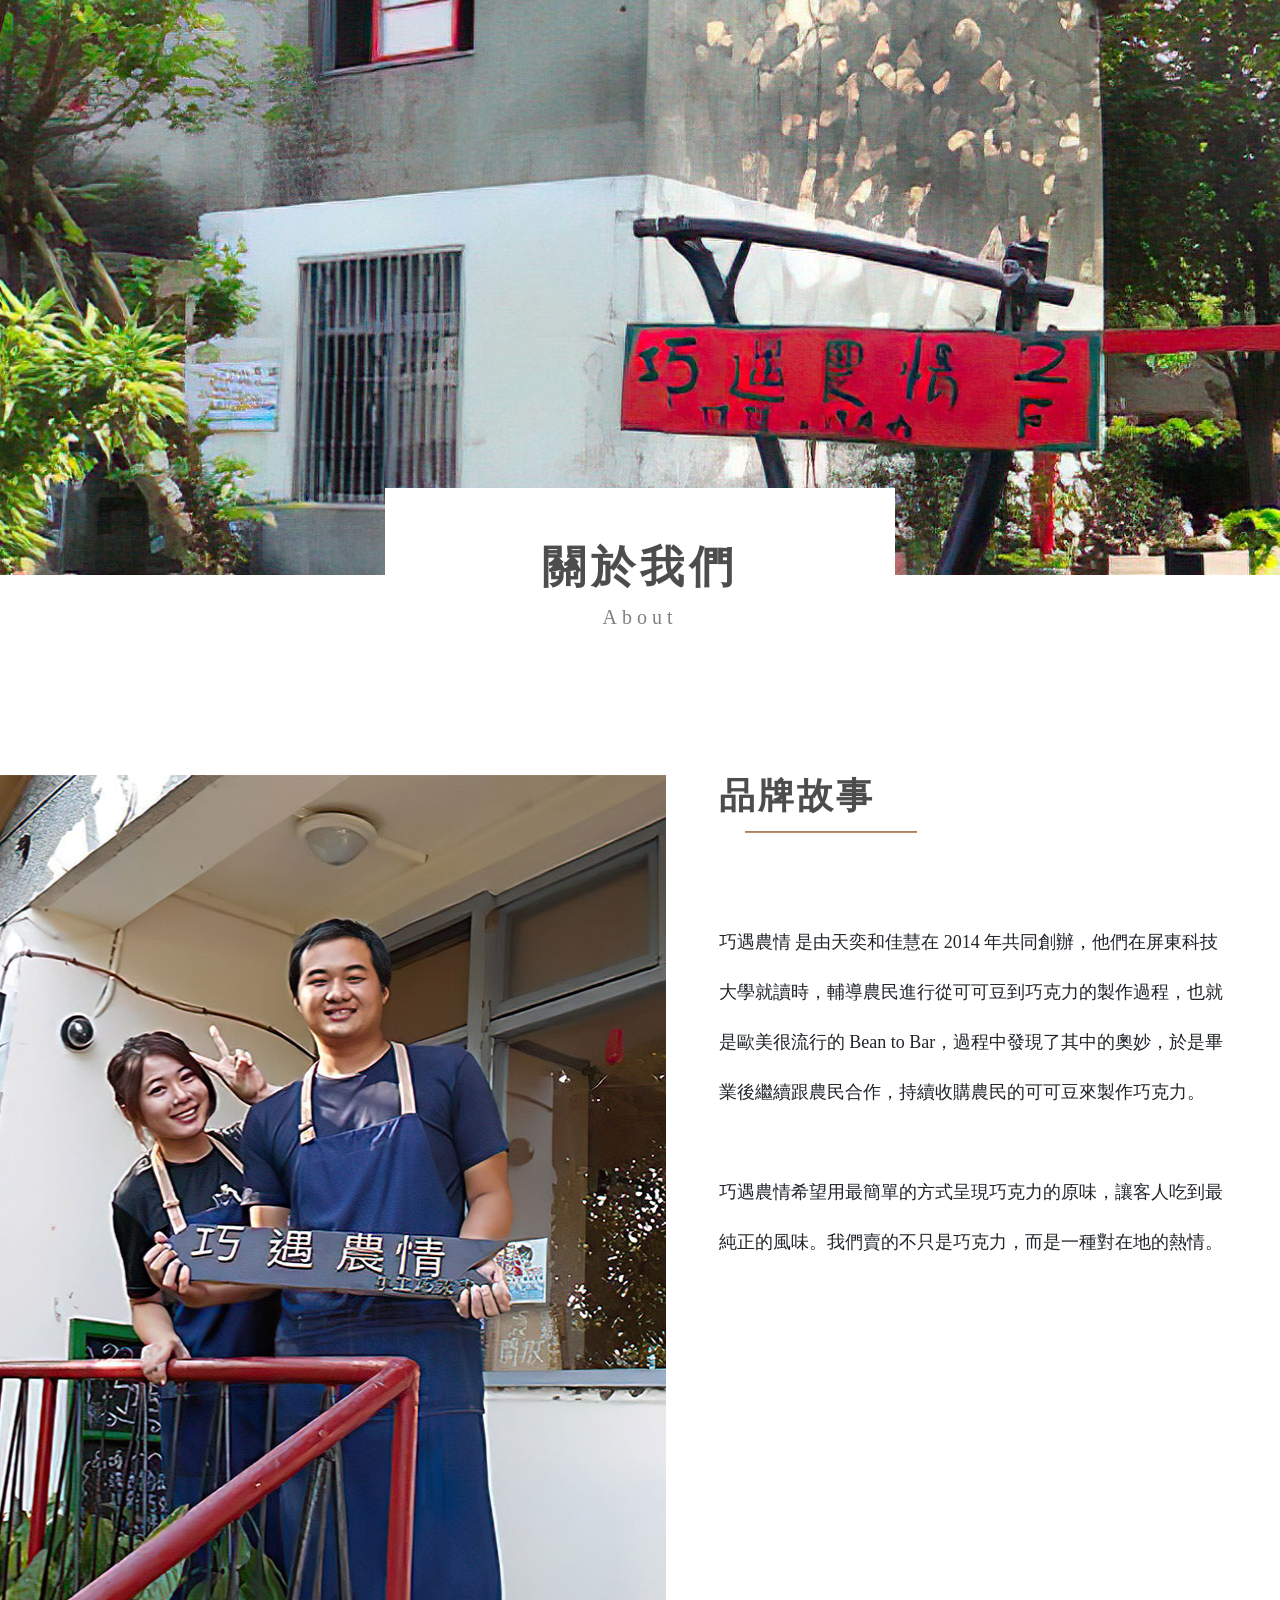
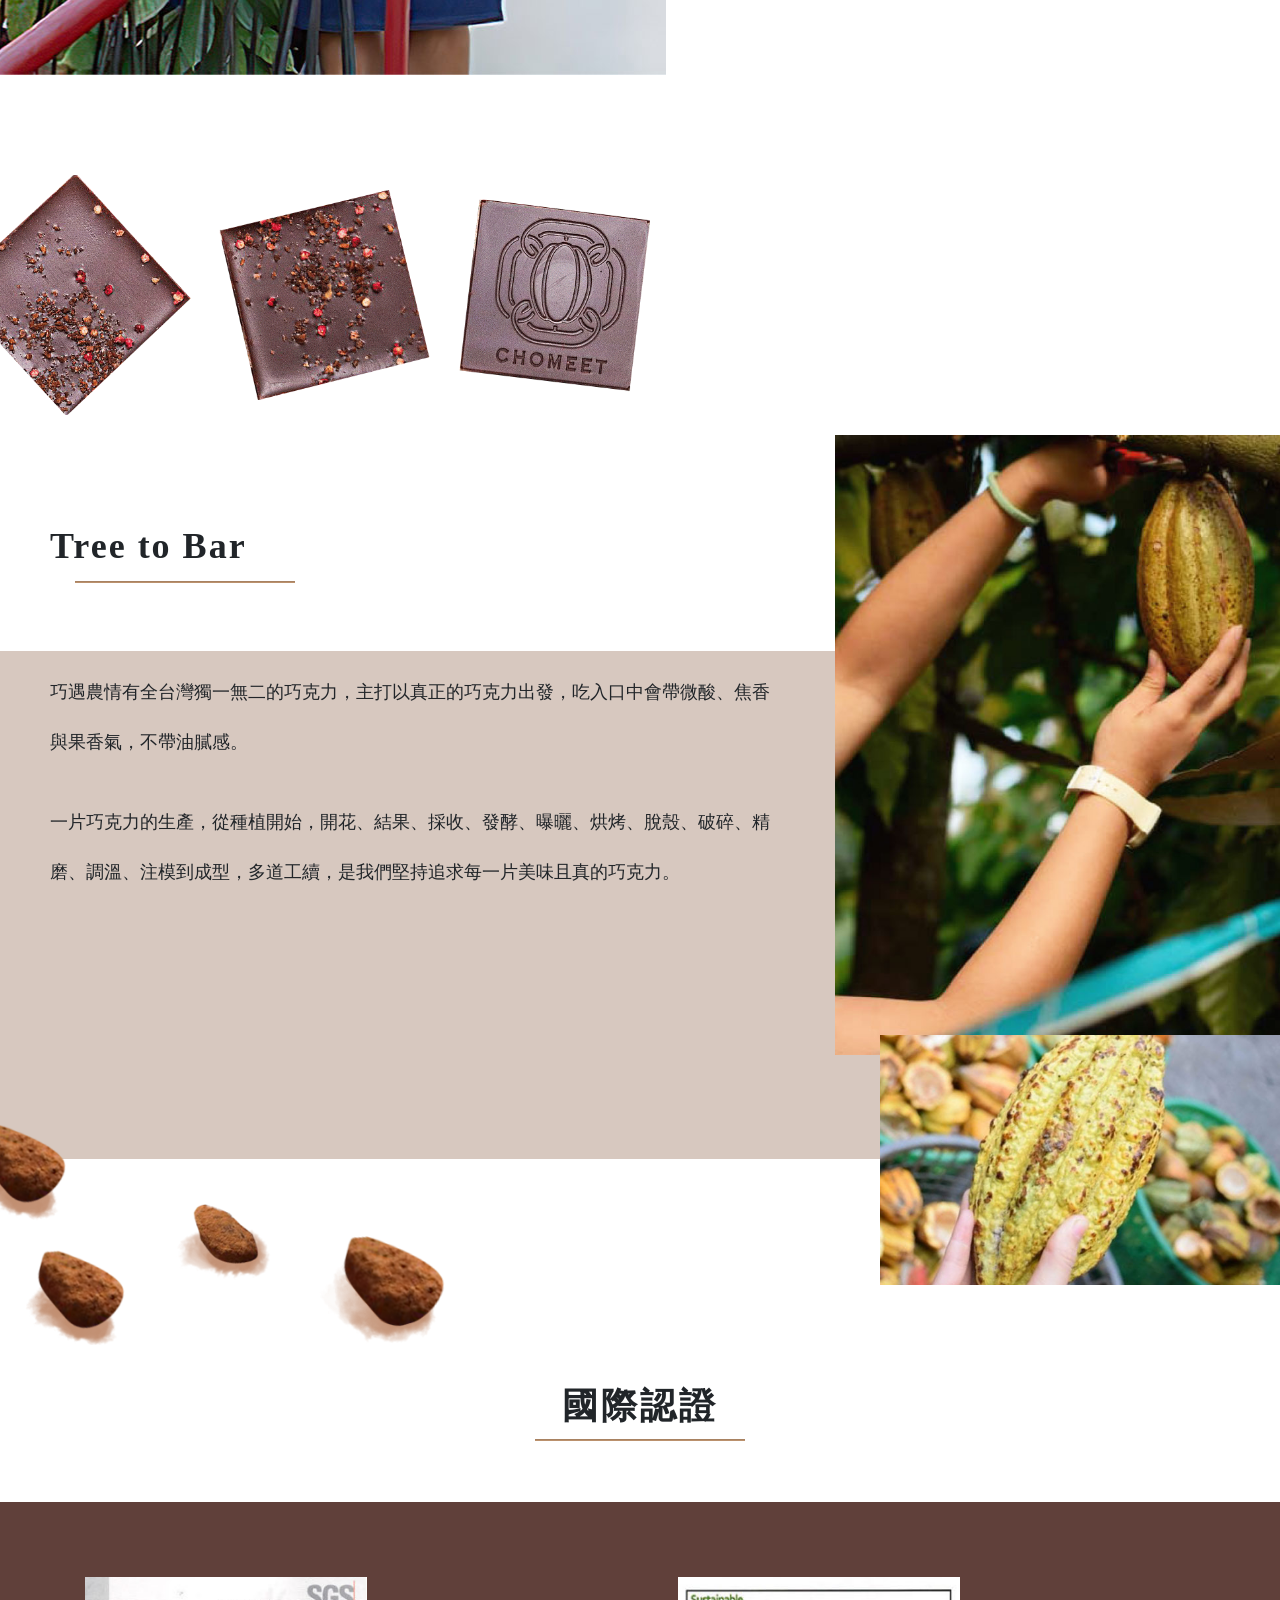
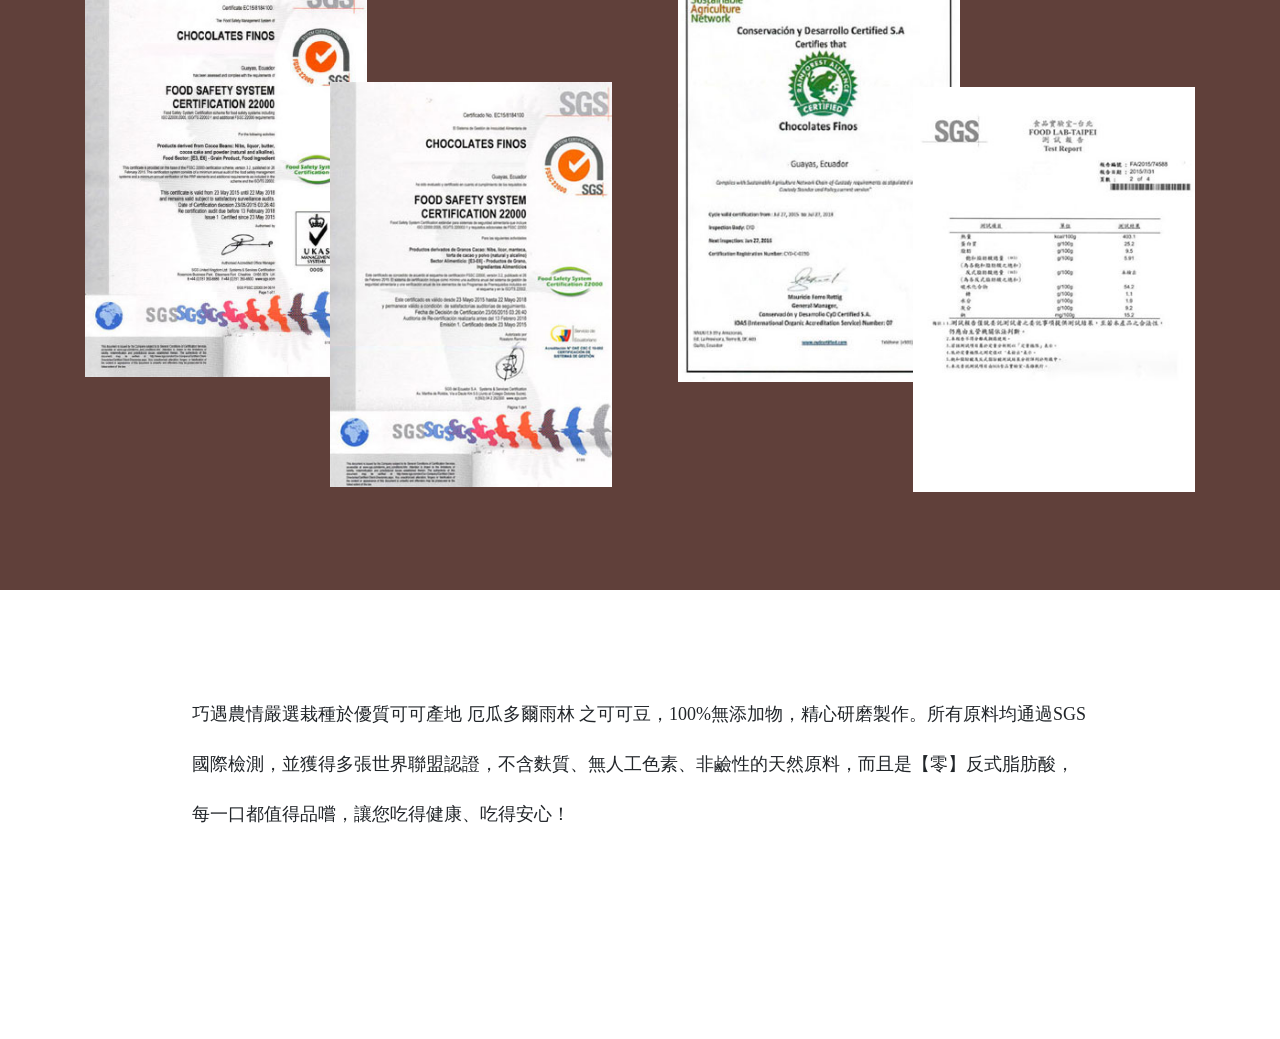
<file: about.html>
<!DOCTYPE html>
<html lang="en">

<head>
    <meta charset="UTF-8">
    <meta http-equiv="X-UA-Compatible" content="IE=edge">
    <meta name="viewport" content="width=device-width, initial-scale=1.0">

    <!-- about CSS -->
    <link rel="stylesheet" href="/css/about.css">
    <!-- Font Awsome -->
    <link rel="stylesheet" href="https://pro.fontawesome.com/releases/v5.10.0/css/all.css"
        integrity="sha384-AYmEC3Yw5cVb3ZcuHtOA93w35dYTsvhLPVnYs9eStHfGJvOvKxVfELGroGkvsg+p" crossorigin="anonymous" />
    <!-- Bootstrap 4.6 CSS -->
    <link rel="stylesheet" href="https://cdn.jsdelivr.net/npm/bootstrap@4.6.0/dist/css/bootstrap.min.css"
        integrity="sha384-B0vP5xmATw1+K9KRQjQERJvTumQW0nPEzvF6L/Z6nronJ3oUOFUFpCjEUQouq2+l" crossorigin="anonymous">

    <!-- wow.js -->
    <link rel="stylesheet" href="https://cdnjs.cloudflare.com/ajax/libs/animate.css/3.7.2/animate.min.css">

    <title>巧遇農情 - 關於我們 About</title>
</head>

<body>

    <nav>

    </nav>


    <main>
        <div class="banner wow fadeIn" data-wow-delay="0s" data-wow-duration="1s"></div>
        <div class="title wow zoomIn" data-wow-delay="0.5s" data-wow-duration="1s">
            <h1>關於我們</h1>
            <h5>About</h5>
        </div>

        <div class="brand">
            <div class="photo wow fadeInUp" data-wow-delay="1.5s" data-wow-duration="1s"></div>
            <div class="story wow fadeInUp" data-wow-delay="1s" data-wow-duration="1s">
                <div class="txt">
                    <h2>品牌故事</h2>
                    <hr>
                    <p>
                        巧遇農情 是由天奕和佳慧在 2014 年共同創辦，他們在屏東科技大學就讀時，輔導農民進行從可可豆到巧克力的製作過程，也就是歐美很流行的 Bean to
                        Bar，過程中發現了其中的奧妙，於是畢業後繼續跟農民合作，持續收購農民的可可豆來製作巧克力。<br><br>
                        巧遇農情希望用最簡單的方式呈現巧克力的原味，讓客人吃到最純正的風味。我們賣的不只是巧克力，而是一種對在地的熱情。
                    </p>
                </div>
            </div>
        </div>

        <div class="bg-chocolate wow fadeInLeft" data-wow-delay="0s" data-wow-duration="1s"></div>

        <div class="tree-group">
            <div class="txt wow fadeInLeft" data-wow-delay="0s" data-wow-duration="1s">
                <div class="title-group">
                    <h2>Tree to Bar</h2>
                    <hr>
                </div>
                <p>巧遇農情有全台灣獨一無二的巧克力，主打以真正的巧克力出發，吃入口中會帶微酸、焦香與果香氣，不帶油膩感。</p>
                
                <p class="down-sec">一片巧克力的生產，從種植開始，開花、結果、採收、發酵、曝曬、烘烤、脫殼、破碎、精磨、調溫、注模到成型，多道工續，是我們堅持追求每一片美味且真的巧克力。</p>
            </div>
            <div class="tree wow fadeInRight" data-wow-delay="0.5s" data-wow-duration="1s"></div>
            <div class="cocoa wow rotateInUpLeft" data-wow-delay="1s" data-wow-duration="1s"></div>
            <div class="tree-bg wow zoomIn" data-wow-delay="0s" data-wow-duration="1s"></div>
        </div>

        <div class="bean wow fadeInLeftBig" data-wow-delay="0.5s" data-wow-duration="1s"></div>

        <div class="cer-group">
            <h2 class="wow fadeInUp" data-wow-delay="1s" data-wow-duration="1s">國際認證</h2>
            <hr class="wow fadeInUp" data-wow-delay="1s" data-wow-duration="1s">
            <div class="certificate wow fadeInUp" data-wow-delay="1s" data-wow-duration="1s">
                <div class="left">
                    <div class="cer-1"></div>
                    <div class="cer-2"></div>
                </div>
                <div class="right">
                    <div class="cer-3"></div>
                    <div class="cer-4"></div>
                </div>
            </div>

            <div class="cer-txt wow fadeInUp" data-wow-delay="1s" data-wow-duration="1s">
                <p>巧遇農情嚴選栽種於優質可可產地 厄瓜多爾雨林
                    之可可豆，100%無添加物，精心研磨製作。所有原料均通過SGS國際檢測，並獲得多張世界聯盟認證，不含麩質、無人工色素、非鹼性的天然原料，而且是【零】反式脂肪酸，每一口都值得品嚐，讓您吃得健康、吃得安心！
                </p>
            </div>
        </div>

    </main>


    <footer>

    </footer>


    <script src="https://code.jquery.com/jquery-3.5.1.slim.min.js"
        integrity="sha384-DfXdz2htPH0lsSSs5nCTpuj/zy4C+OGpamoFVy38MVBnE+IbbVYUew+OrCXaRkfj"
        crossorigin="anonymous"></script>
    <script src="https://cdn.jsdelivr.net/npm/bootstrap@4.6.0/dist/js/bootstrap.min.js"
        integrity="sha384-+YQ4JLhjyBLPDQt//I+STsc9iw4uQqACwlvpslubQzn4u2UU2UFM80nGisd026JF"
        crossorigin="anonymous"></script>

    <!-- wow.js -->
    <script src="https://cdnjs.cloudflare.com/ajax/libs/wow/1.1.2/wow.min.js"></script>


    <script>
        // activate wow.js
        new WOW().init();
    </script>

</body>

</html>
</file>
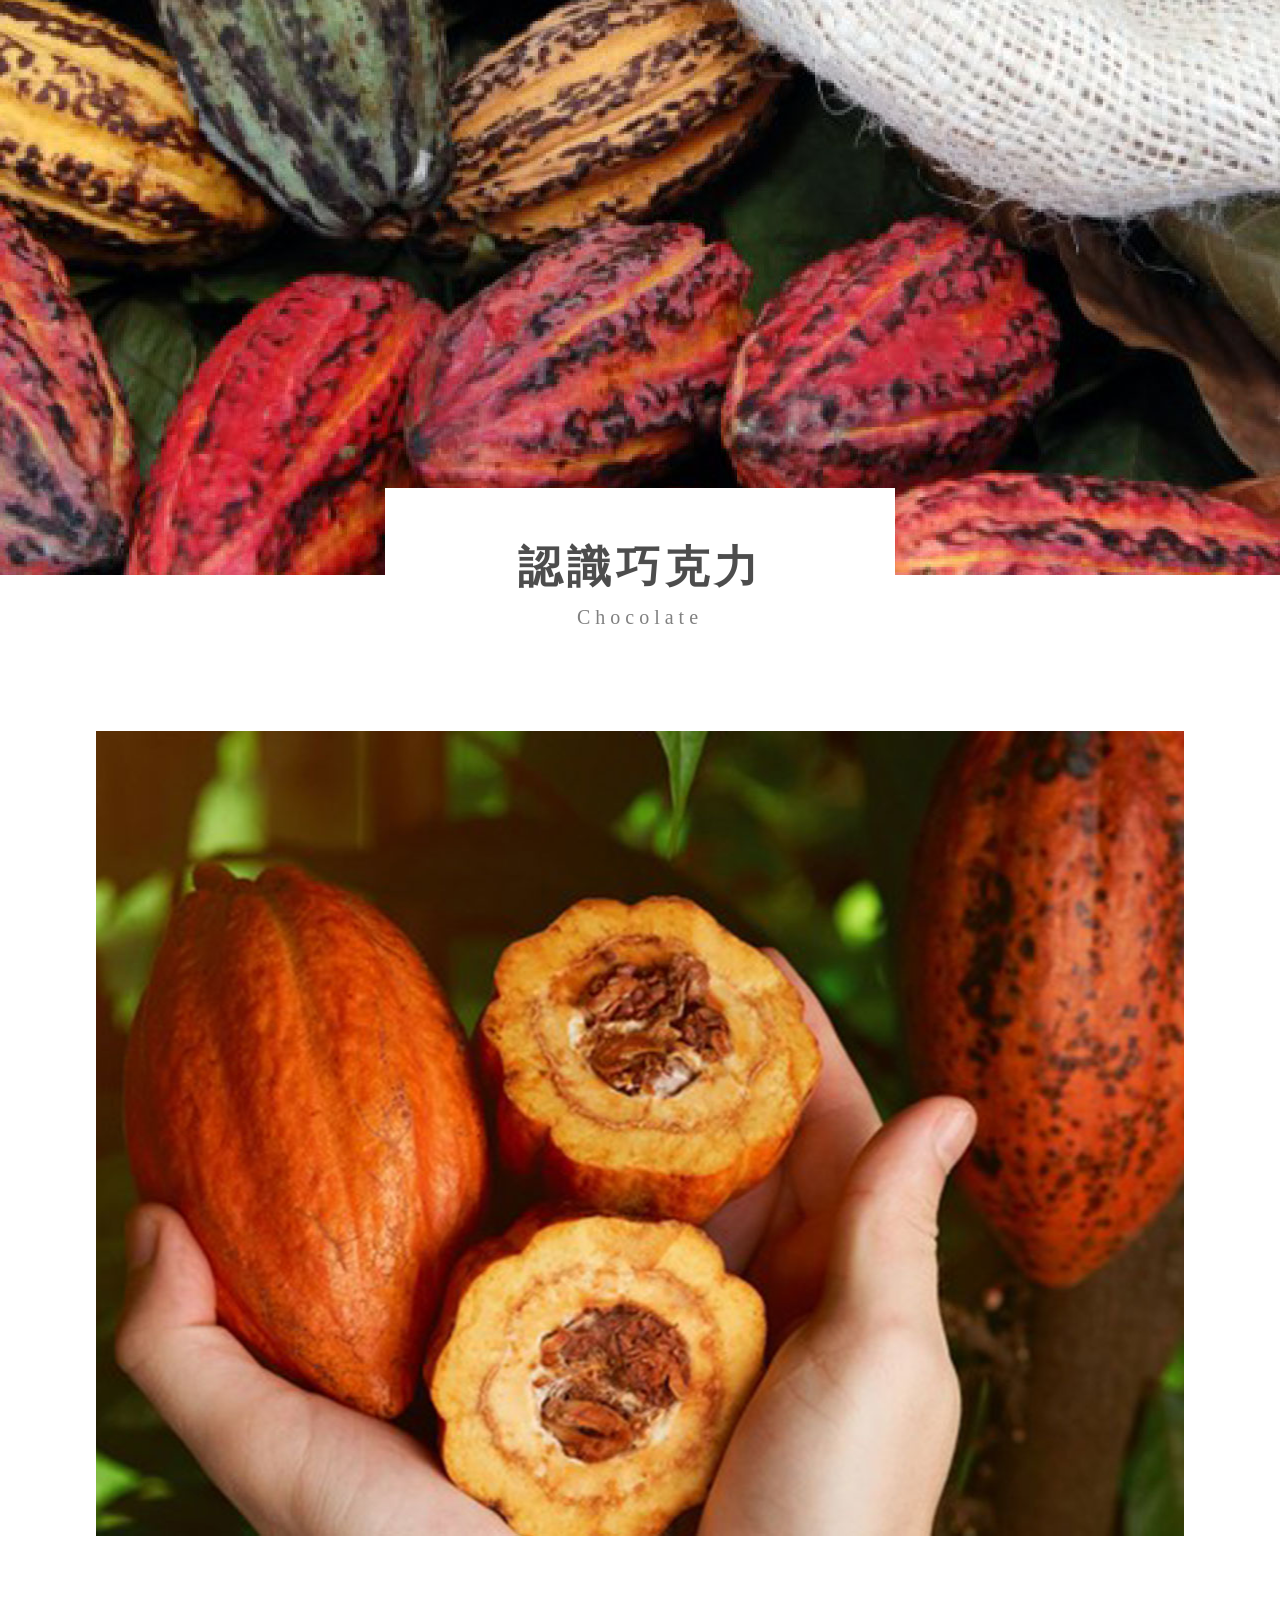
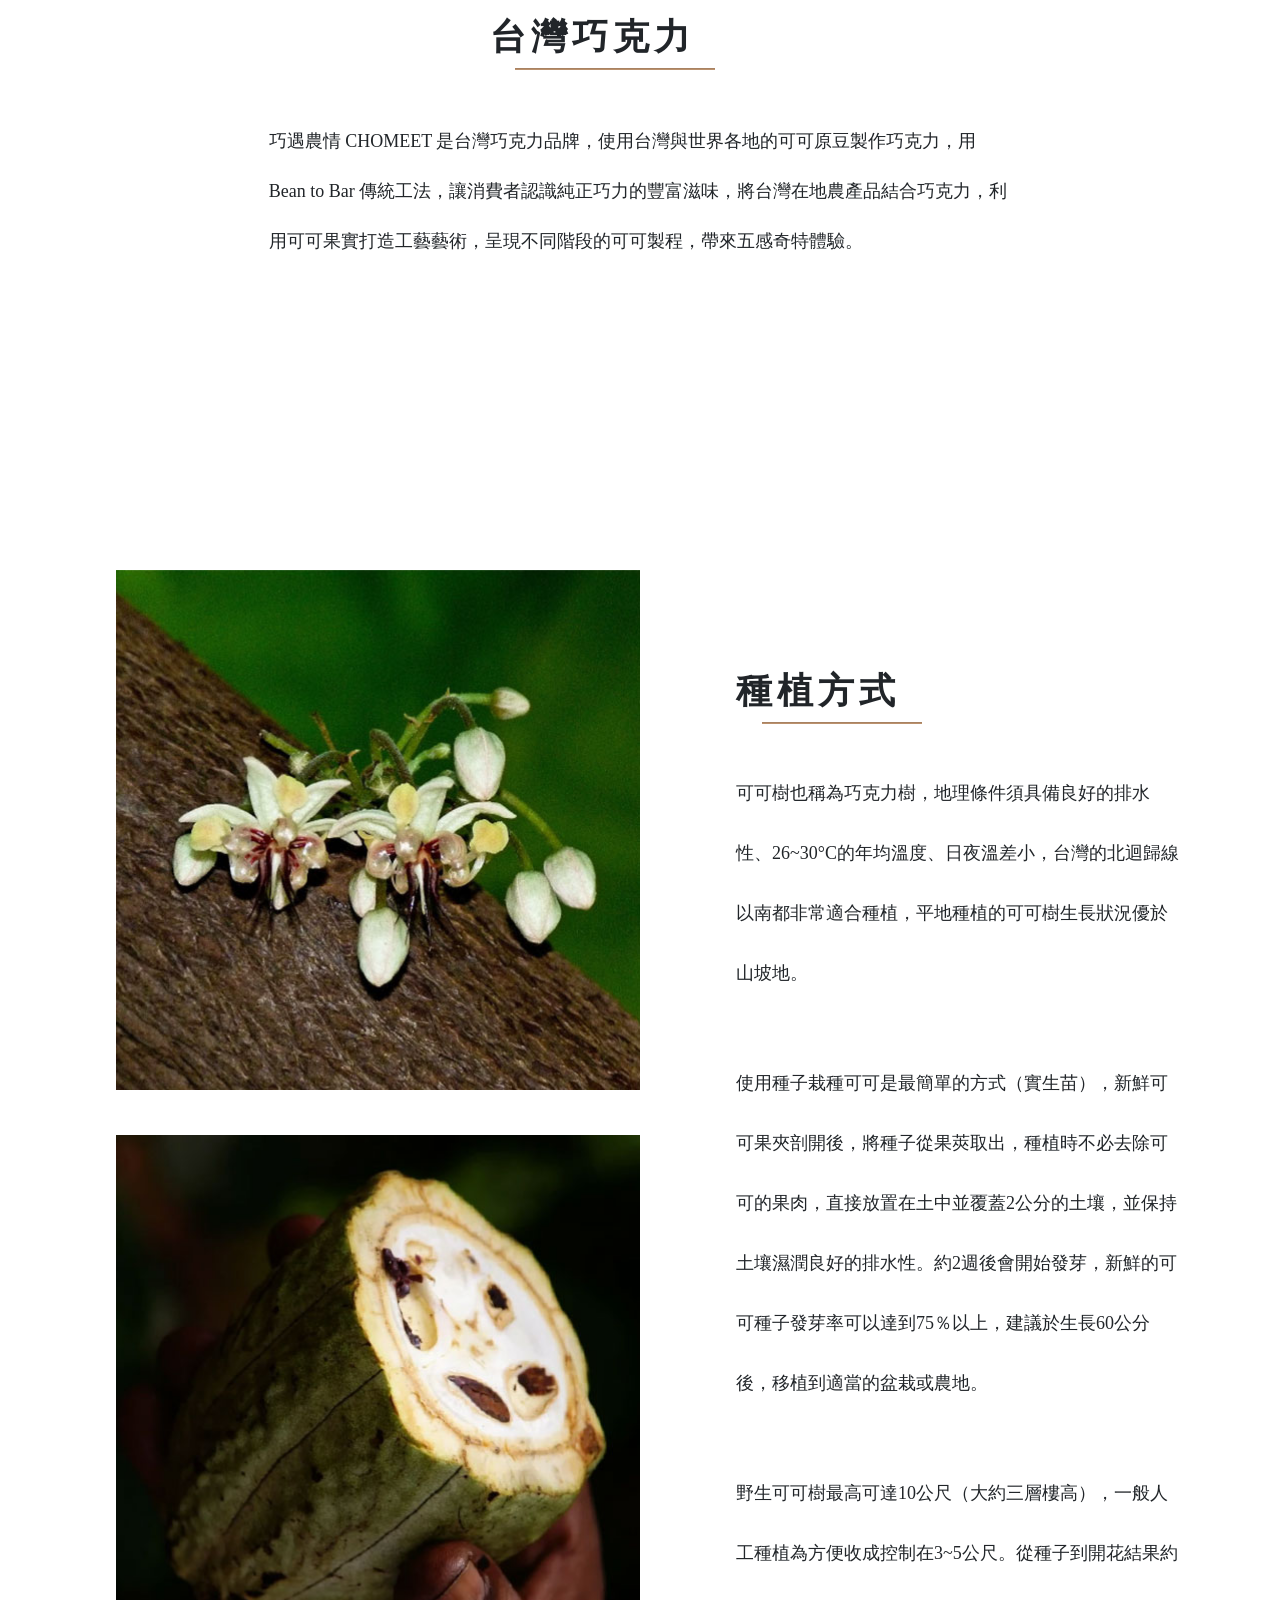
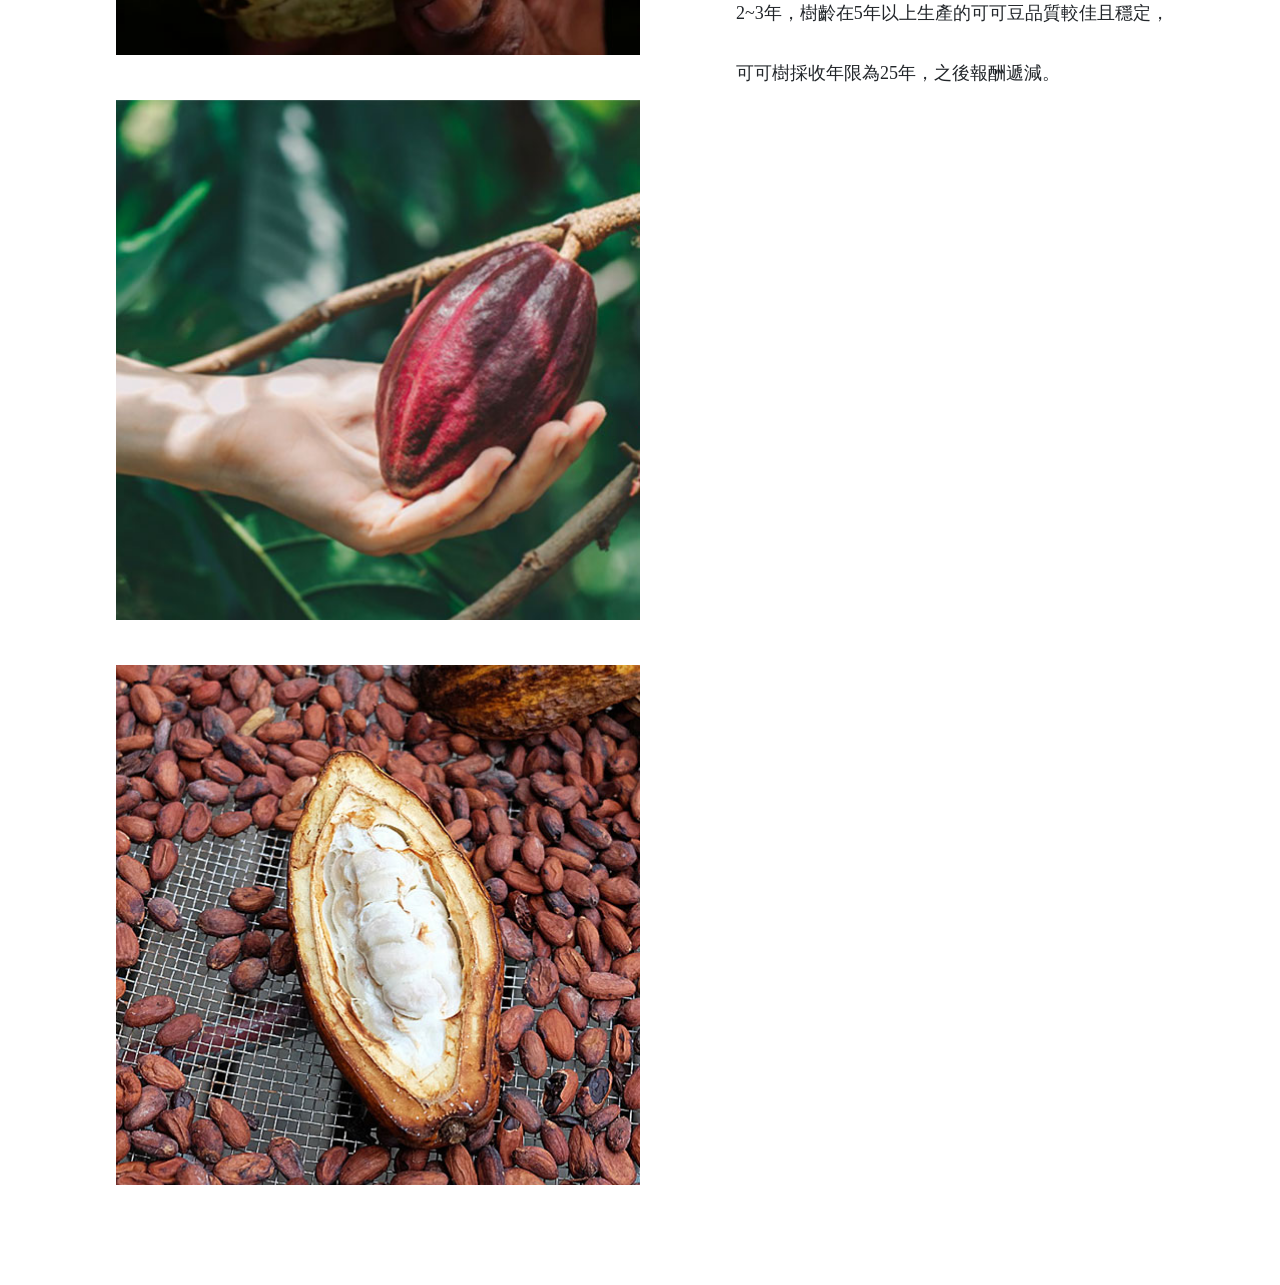
<file: chocolate.html>
<!DOCTYPE html>
<html lang="en">

<head>
    <meta charset="UTF-8">
    <meta http-equiv="X-UA-Compatible" content="IE=edge">
    <meta name="viewport" content="width=device-width, initial-scale=1.0">

    <!-- about CSS -->
    <link rel="stylesheet" href="/css/chocolate.css">
    <!-- Font Awsome -->
    <link rel="stylesheet" href="https://pro.fontawesome.com/releases/v5.10.0/css/all.css"
        integrity="sha384-AYmEC3Yw5cVb3ZcuHtOA93w35dYTsvhLPVnYs9eStHfGJvOvKxVfELGroGkvsg+p" crossorigin="anonymous" />
    <!-- Bootstrap 4.6 CSS -->
    <link rel="stylesheet" href="https://cdn.jsdelivr.net/npm/bootstrap@4.6.0/dist/css/bootstrap.min.css"
        integrity="sha384-B0vP5xmATw1+K9KRQjQERJvTumQW0nPEzvF6L/Z6nronJ3oUOFUFpCjEUQouq2+l" crossorigin="anonymous">

    <!-- wow.js -->
    <link rel="stylesheet" href="https://cdnjs.cloudflare.com/ajax/libs/animate.css/3.7.2/animate.min.css">

    <title>巧遇農情 - 認識巧克力 Chocolate</title>
</head>

<body>

    <nav>

    </nav>


    <main>
        <div class="banner wow fadeIn" data-wow-delay="0s" data-wow-duration="1s"></div>
        <div class="title wow zoomIn" data-wow-delay="0.5s" data-wow-duration="1s">
            <h1>認識巧克力</h1>
            <h5>Chocolate</h5>
        </div>

        <div class="cocoa wow fadeInUp" data-wow-delay="1s" data-wow-duration="1.5s"></div>

        <div class="content">

            <div class="cocoa-title wow fadeInUp" data-wow-delay="0.5s" data-wow-duration="1s">
                <h2>台灣巧克力</h2>
                <hr>
            </div>

            <p class="wow fadeInUp" data-wow-delay="0.5s" data-wow-duration="1s">
                巧遇農情 CHOMEET 是台灣巧克力品牌，使用台灣與世界各地的可可原豆製作巧克力，用 Bean to Bar
                傳統工法，讓消費者認識純正巧力的豐富滋味，將台灣在地農產品結合巧克力，利用可可果實打造工藝藝術，呈現不同階段的可可製程，帶來五感奇特體驗。
            </p>
        </div>

        <div class="plant">

            <div class="photo-group">
                <div class="left wow fadeInLeft" data-wow-delay="1s" data-wow-duration="1s">
                    <div class="pic-1"></div>
                    <div class="pic-3"></div>
                </div>
                <div class="right wow fadeInLeft" data-wow-delay="0.5s" data-wow-duration="1s">
                    <div class="pic-2"></div>
                    <div class="pic-4"></div>
                </div>
            </div>

            <div class="method wow fadeInRight" data-wow-delay="1s" data-wow-duration="1s">
                <div class="method-content">
                    <div class="method-title">
                        <h2>種植方式</h2>
                        <hr>
                    </div>

                    <p>可可樹也稱為巧克力樹，地理條件須具備良好的排水性、26~30°C的年均溫度、日夜溫差小，台灣的北迴歸線以南都非常適合種植，平地種植的可可樹生長狀況優於山坡地。</p>

                    <p>使用種子栽種可可是最簡單的方式（實生苗），新鮮可可果夾剖開後，將種子從果莢取出，種植時不必去除可可的果肉，直接放置在土中並覆蓋2公分的土壤，並保持土壤濕潤良好的排水性。約2週後會開始發芽，新鮮的可可種子發芽率可以達到75％以上，建議於生長60公分後，移植到適當的盆栽或農地。
                    </p>

                    <p>野生可可樹最高可達10公尺（大約三層樓高），一般人工種植為方便收成控制在3~5公尺。從種子到開花結果約2~3年，樹齡在5年以上生產的可可豆品質較佳且穩定，可可樹採收年限為25年，之後報酬遞減。
                    </p>

                </div>
            </div>
        </div>


    </main>


    <footer>

    </footer>


    <script src="https://code.jquery.com/jquery-3.5.1.slim.min.js"
        integrity="sha384-DfXdz2htPH0lsSSs5nCTpuj/zy4C+OGpamoFVy38MVBnE+IbbVYUew+OrCXaRkfj"
        crossorigin="anonymous"></script>
    <script src="https://cdn.jsdelivr.net/npm/bootstrap@4.6.0/dist/js/bootstrap.min.js"
        integrity="sha384-+YQ4JLhjyBLPDQt//I+STsc9iw4uQqACwlvpslubQzn4u2UU2UFM80nGisd026JF"
        crossorigin="anonymous"></script>


    <!-- wow.js -->
    <script src="https://cdnjs.cloudflare.com/ajax/libs/wow/1.1.2/wow.min.js"></script>


    <script>
        // activate wow.js
        new WOW().init();
    </script>

</body>

</html>
</file>
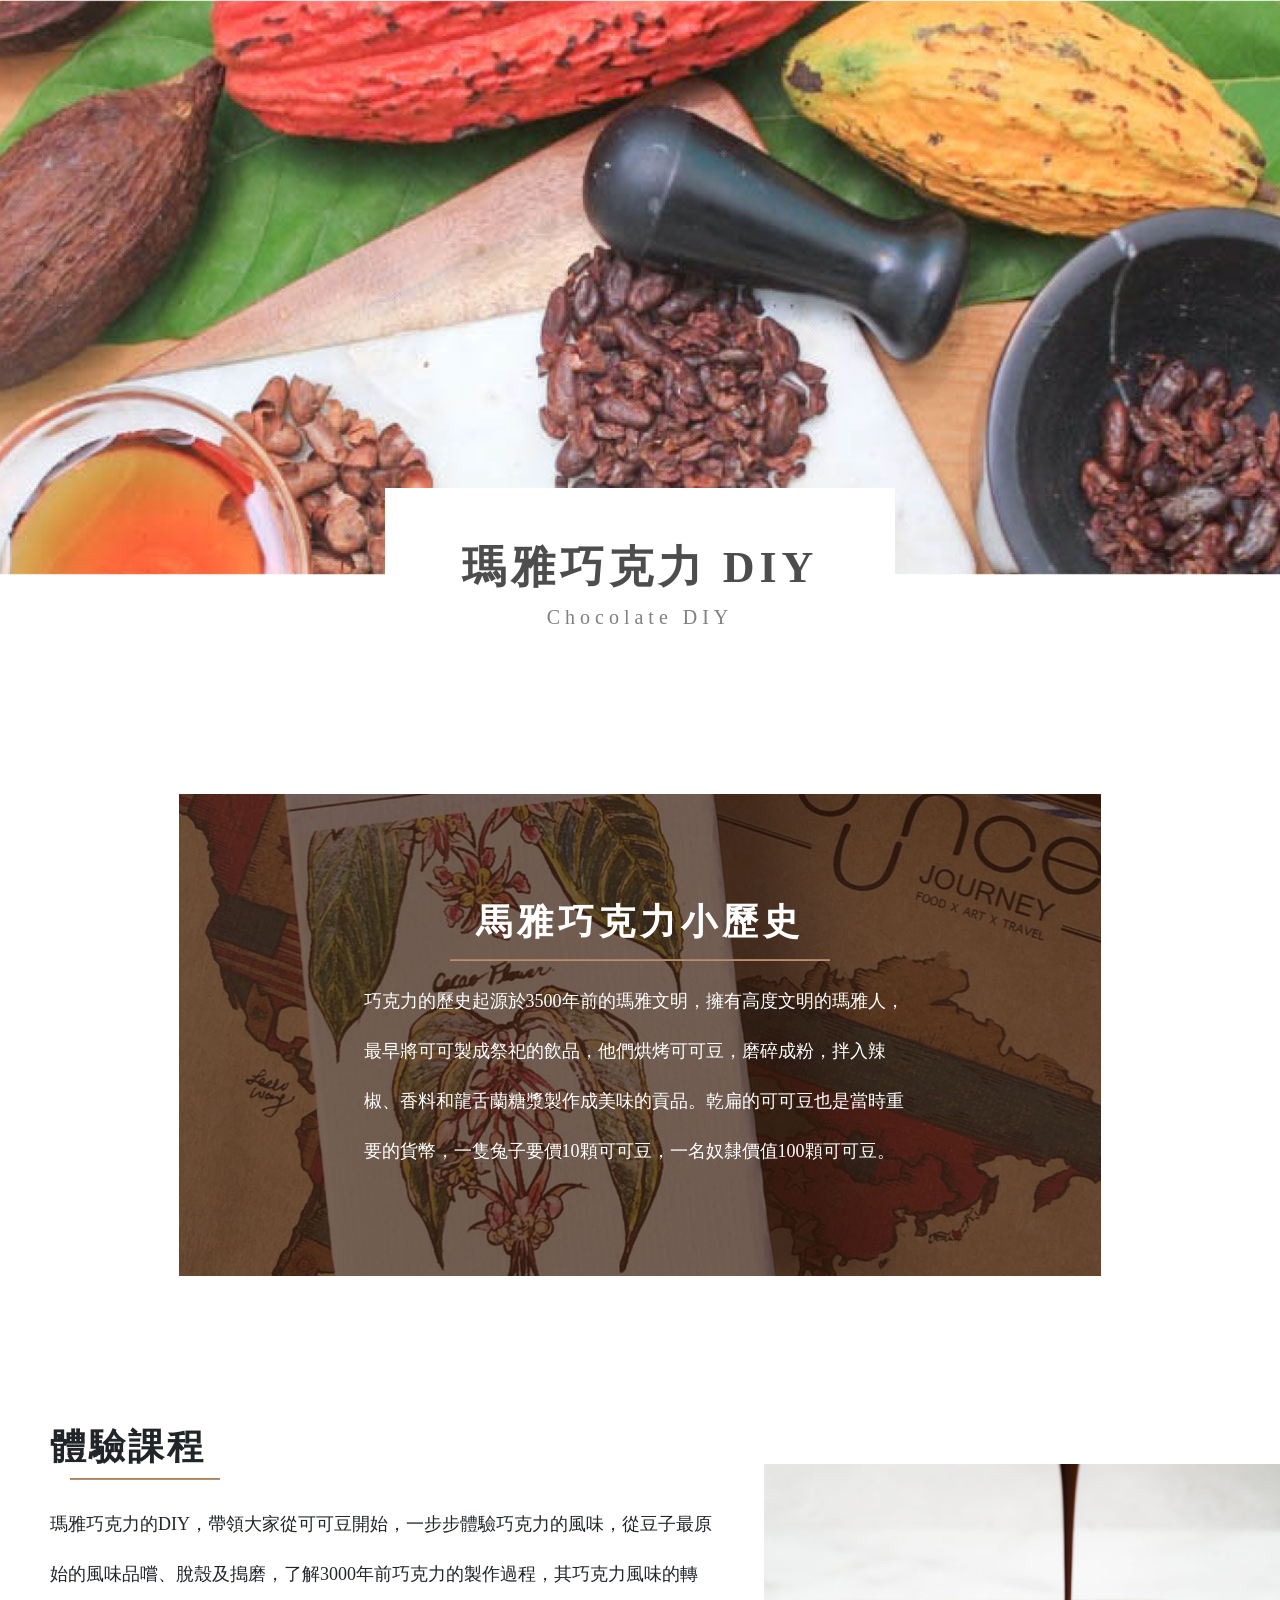
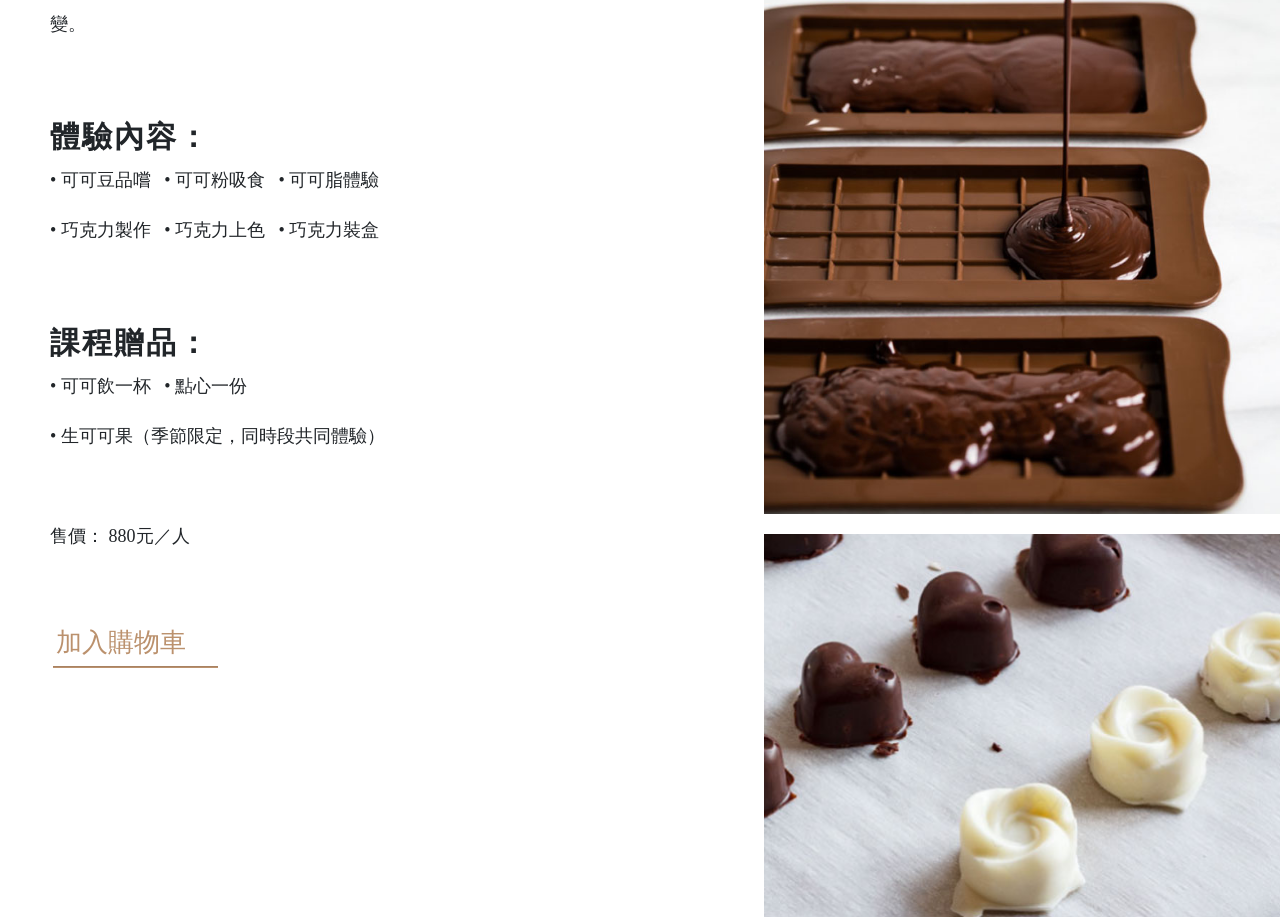
<file: diy-class.html>
<!DOCTYPE html>
<html lang="en">

<head>
    <meta charset="UTF-8">
    <meta http-equiv="X-UA-Compatible" content="IE=edge">
    <meta name="viewport" content="width=device-width, initial-scale=1.0">

    <!-- about CSS -->
    <link rel="stylesheet" href="/css/diy-class.css">
    <!-- Font Awsome -->
    <link rel="stylesheet" href="https://pro.fontawesome.com/releases/v5.10.0/css/all.css"
        integrity="sha384-AYmEC3Yw5cVb3ZcuHtOA93w35dYTsvhLPVnYs9eStHfGJvOvKxVfELGroGkvsg+p" crossorigin="anonymous" />
    <!-- Bootstrap 4.6 CSS -->
    <link rel="stylesheet" href="https://cdn.jsdelivr.net/npm/bootstrap@4.6.0/dist/css/bootstrap.min.css"
        integrity="sha384-B0vP5xmATw1+K9KRQjQERJvTumQW0nPEzvF6L/Z6nronJ3oUOFUFpCjEUQouq2+l" crossorigin="anonymous">

    <!-- wow.js -->
    <link rel="stylesheet" href="https://cdnjs.cloudflare.com/ajax/libs/animate.css/3.7.2/animate.min.css">

    <title>巧遇農情 - 瑪雅巧克力DIY Chocolate DIY</title>
</head>

<body>

    <nav>

    </nav>


    <main>
        <div class="banner wow fadeIn" data-wow-delay="0s" data-wow-duration="1s"></div>
        <div class="title wow zoomIn" data-wow-delay="0.5s" data-wow-duration="1s">
            <h1>瑪雅巧克力 DIY</h1>
            <h5>Chocolate DIY</h5>
        </div>

        <div class="history wow fadeIn" data-wow-delay="1.5s" data-wow-duration="1s">
            <div class="text wow bounceIn" data-wow-delay="2s" data-wow-duration="1s">
                <h2>馬雅巧克力小歷史</h2>
                <hr>
                <p>
                    巧克力的歷史起源於3500年前的瑪雅文明，擁有高度文明的瑪雅人，最早將可可製成祭祀的飲品，他們烘烤可可豆，磨碎成粉，拌入辣椒、香料和龍舌蘭糖漿製作成美味的貢品。乾扁的可可豆也是當時重要的貨幣，一隻兔子要價10顆可可豆，一名奴隸價值100顆可可豆。
                </p>
            </div>
        </div>


        <div class="diy">
            <div class="content">
                <div class="class-title wow fadeInLeft" data-wow-delay="1s" data-wow-duration="1s">
                    <h2>體驗課程</h2>
                    <hr>
                </div>

                <div class="text wow fadeInLeft" data-wow-delay="1s" data-wow-duration="1s">
                    <p>
                        瑪雅巧克力的DIY，帶領大家從可可豆開始，一步步體驗巧克力的風味，從豆子最原始的風味品嚐、脫殼及搗磨，了解3000年前巧克力的製作過程，其巧克力風味的轉變。
                    </p>
                </div>

                <div class="text wow fadeInLeft" data-wow-delay="1s" data-wow-duration="1s">
                    <h3>體驗內容： </h3>
                    <p>
                        • 可可豆品嚐 &nbsp; • 可可粉吸食 &nbsp; • 可可脂體驗<br>
                        • 巧克力製作 &nbsp; • 巧克力上色 &nbsp; • 巧克力裝盒
                    </p>
                </div>
                <div class="text wow fadeInLeft" data-wow-delay="1s" data-wow-duration="1s">
                    <h3>課程贈品： </h3>
                    <p>
                        • 可可飲一杯 &nbsp; • 點心一份<br>
                        • 生可可果（季節限定，同時段共同體驗）
                    </p>
                </div>
                <p class="price wow fadeInLeft" data-wow-delay="1s" data-wow-duration="1s">售價： 880元／人</p>

                <div class="add-cart wow fadeInLeft" data-wow-delay="1s" data-wow-duration="1s">
                    <a href="#" class="cart">加入購物車 <i class="fal fa-long-arrow-right"></i></a>
                    <hr>
                </div>
            </div>

            <div class="photo-group">
                <div class="photo-1 wow fadeInRight" data-wow-delay="1s" data-wow-duration="1s"></div>
                <div class="photo-2 wow fadeInRightBig"  data-wow-delay="1s" data-wow-duration="1s"></div>
            </div>
        </div>





    </main>


    <footer>

    </footer>


    <script src="https://code.jquery.com/jquery-3.5.1.slim.min.js"
        integrity="sha384-DfXdz2htPH0lsSSs5nCTpuj/zy4C+OGpamoFVy38MVBnE+IbbVYUew+OrCXaRkfj"
        crossorigin="anonymous"></script>
    <script src="https://cdn.jsdelivr.net/npm/bootstrap@4.6.0/dist/js/bootstrap.min.js"
        integrity="sha384-+YQ4JLhjyBLPDQt//I+STsc9iw4uQqACwlvpslubQzn4u2UU2UFM80nGisd026JF"
        crossorigin="anonymous"></script>


    <!-- wow.js -->
    <script src="https://cdnjs.cloudflare.com/ajax/libs/wow/1.1.2/wow.min.js"></script>


    <script>
        // activate wow.js
        new WOW().init();
    </script>


</body>

</html>
</file>
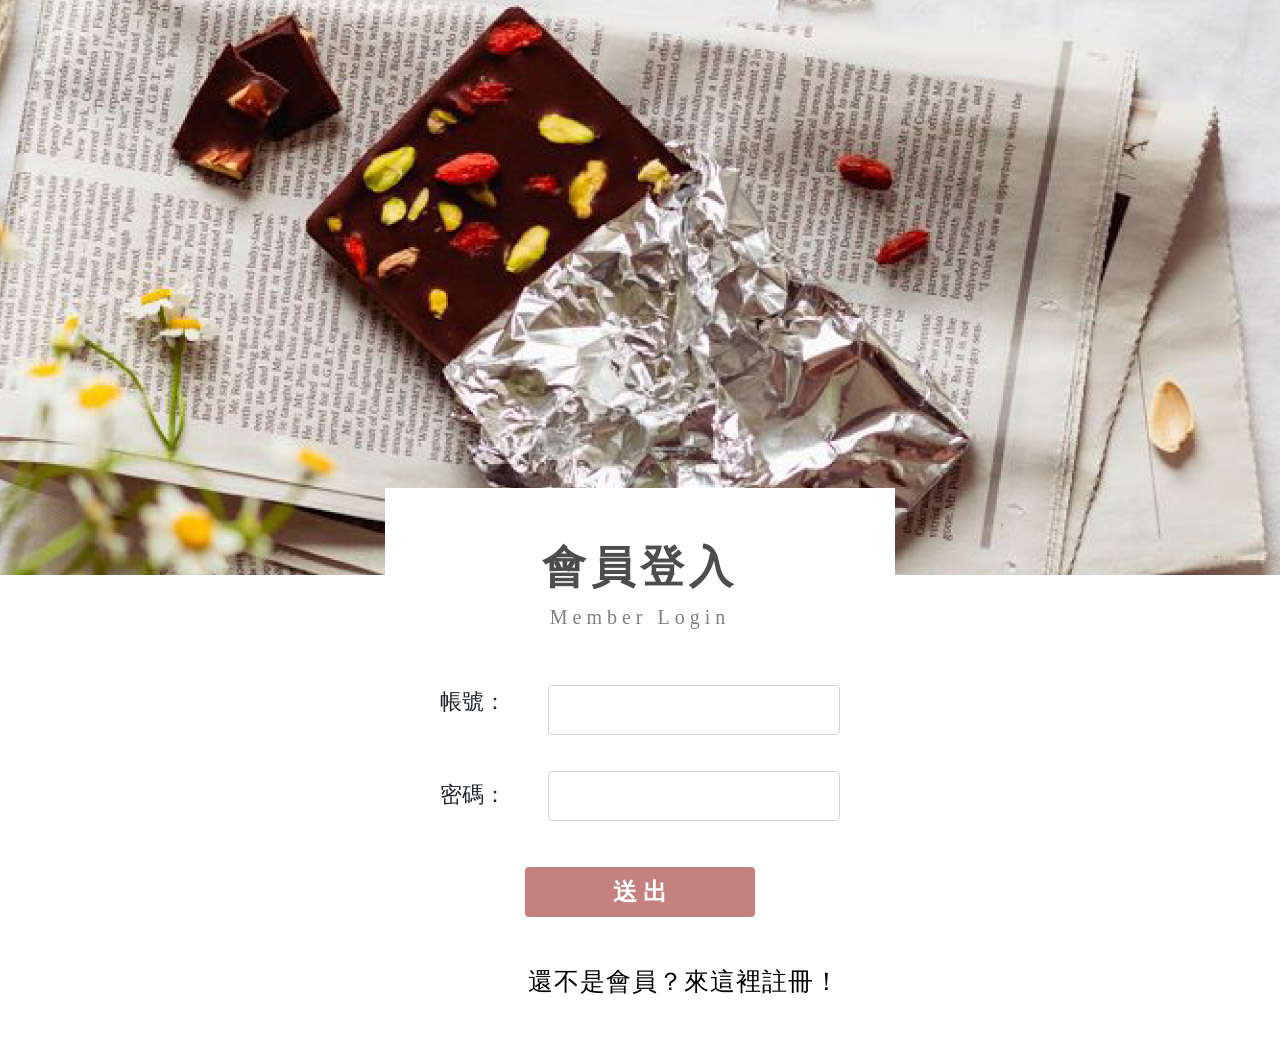
<file: login.html>
<!DOCTYPE html>
<html lang="en">

<head>
    <meta charset="UTF-8">
    <meta http-equiv="X-UA-Compatible" content="IE=edge">
    <meta name="viewport" content="width=device-width, initial-scale=1.0">

    <!-- about CSS -->
    <link rel="stylesheet" href="/css/login.css">
    <!-- Font Awsome -->
    <link rel="stylesheet" href="https://pro.fontawesome.com/releases/v5.10.0/css/all.css"
        integrity="sha384-AYmEC3Yw5cVb3ZcuHtOA93w35dYTsvhLPVnYs9eStHfGJvOvKxVfELGroGkvsg+p" crossorigin="anonymous" />
    <!-- Bootstrap 4.6 CSS -->
    <link rel="stylesheet" href="https://cdn.jsdelivr.net/npm/bootstrap@4.6.0/dist/css/bootstrap.min.css"
        integrity="sha384-B0vP5xmATw1+K9KRQjQERJvTumQW0nPEzvF6L/Z6nronJ3oUOFUFpCjEUQouq2+l" crossorigin="anonymous">

    <title>巧遇農情 - 會員登入 Login</title>
</head>

<body>

    <nav>

    </nav>


    <main>
        <div class="banner"></div>
        <div class="title">
            <h1>會員登入</h1>
            <h5>Member Login</h5>
        </div>

        <div class="login-area">
            <form>

                <div class="form-group row">
                    <label for="account" class="col-sm-3 col-form-labe mytag">帳號：</label>
                    <div class="col-sm-9">
                        <input type="account" class="form-control" id="account">
                    </div>
                </div>

                <div class="form-group row">
                    <label for="password" class="col-sm-3 col-form-label mytag">密碼：</label>
                    <div class="col-sm-9">
                        <input type="password" class="form-control" id="password">
                    </div>
                </div>

                <div class="form-group row button-area">
                    <button type="submit" class="btn mybtn">送 出</button>
                </div>
            </form>

            <div>
                <a href="member-register.html">
                    <h4 class="regi">還不是會員？來這裡註冊！</h4>
                </a>
            </div>

        </div>


    </main>


    <footer>

    </footer>


    <script src="https://code.jquery.com/jquery-3.5.1.slim.min.js"
        integrity="sha384-DfXdz2htPH0lsSSs5nCTpuj/zy4C+OGpamoFVy38MVBnE+IbbVYUew+OrCXaRkfj"
        crossorigin="anonymous"></script>
    <script src="https://cdn.jsdelivr.net/npm/bootstrap@4.6.0/dist/js/bootstrap.min.js"
        integrity="sha384-+YQ4JLhjyBLPDQt//I+STsc9iw4uQqACwlvpslubQzn4u2UU2UFM80nGisd026JF"
        crossorigin="anonymous"></script>

</body>

</html>
</file>
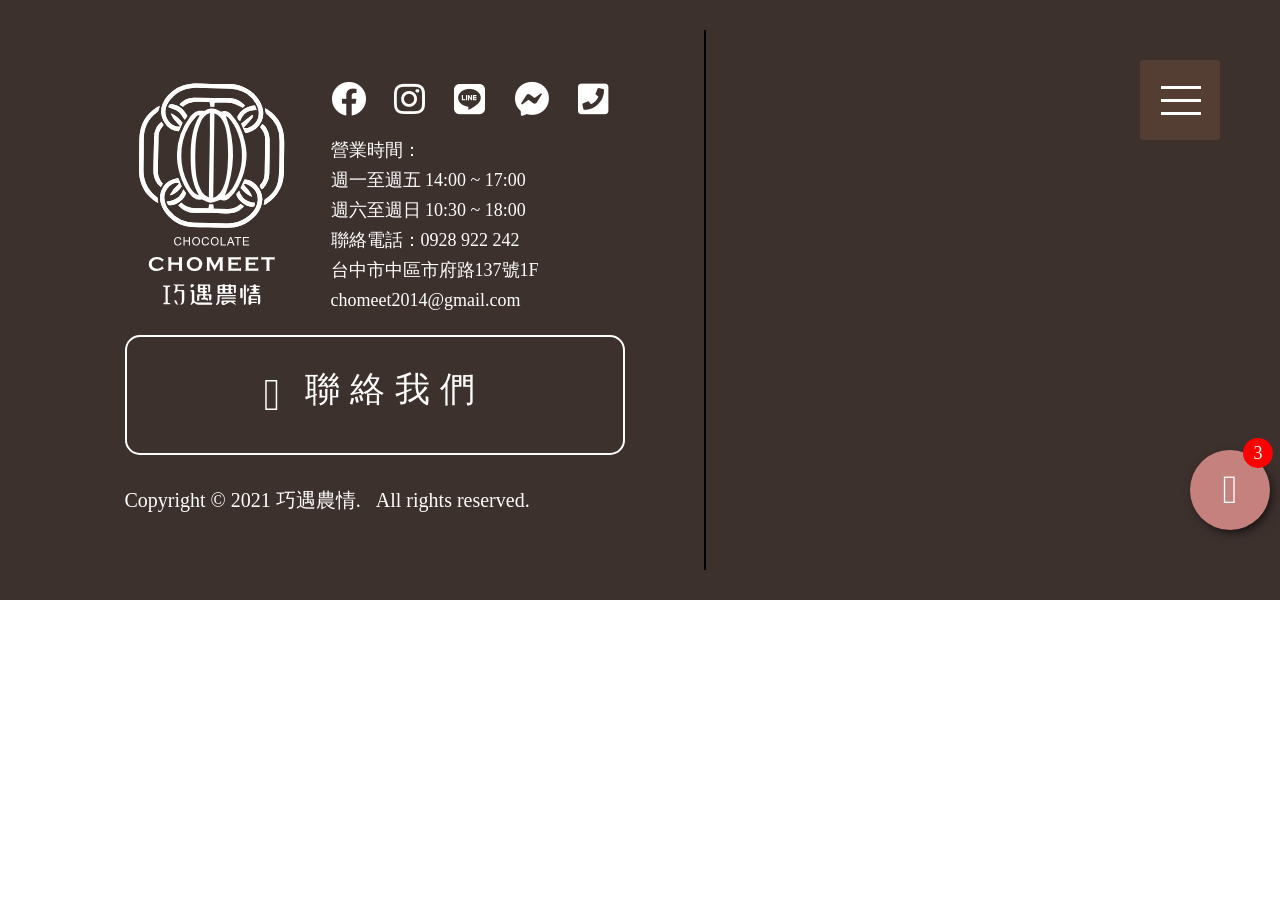
<file: nav_footer.html>
<!DOCTYPE html>
<html lang="en">

<head>
    <meta charset="UTF-8">
    <meta http-equiv="X-UA-Compatible" content="IE=edge">
    <meta name="viewport" content="width=device-width, initial-scale=1.0">
    <title>巧遇農情</title>

    <!-- Google 中文字形 -->
    <link rel="preconnect" href="https://fonts.googleapis.com">
    <link rel="preconnect" href="https://fonts.gstatic.com" crossorigin>
    <link href="https://fonts.googleapis.com/css2?family=Noto+Sans+TC:wght@100&display=swap" rel="stylesheet">

    <!-- Font Awsome -->
    <link rel="stylesheet" href="https://pro.fontawesome.com/releases/v5.10.0/css/all.css"
        integrity="sha384-AYmEC3Yw5cVb3ZcuHtOA93w35dYTsvhLPVnYs9eStHfGJvOvKxVfELGroGkvsg+p" crossorigin="anonymous" />

    <!-- Bootstrap 4.6 CSS -->
    <link rel="stylesheet" href="https://cdn.jsdelivr.net/npm/bootstrap@4.6.0/dist/css/bootstrap.min.css"
        integrity="sha384-B0vP5xmATw1+K9KRQjQERJvTumQW0nPEzvF6L/Z6nronJ3oUOFUFpCjEUQouq2+l" crossorigin="anonymous">

    <!-- 通用區塊 nav -->
    <!-- Nav CSS -->
    <link rel="stylesheet" href="/css/nav.css">
    <!-- Footer CSS -->
    <link rel="stylesheet" href="/css/footer.css">

    <!-- wow.js -->
    <link rel="stylesheet" href="https://cdnjs.cloudflare.com/ajax/libs/animate.css/3.7.2/animate.min.css">




</head>

<body>
    <div class="burger">
        <span></span>
    </div>

    <nav>
        <ul class="main">
            <li><a href="#0">首頁</a></li>
            <li><a href="#0">關於我們</a></li>
            <li><a href="#0">認識巧克力</a></li>
            <li><a href="#0">最新消息</a></li>
            <li><a href="#0">瑪雅巧克力DIY</a></li>
            <li><a href="#0">產品介紹</a></li>
            <li><a href="#0">聯絡我們</a></li>
            <li><a href="#0"><i class="fal fa-user-alt"></i> 會員登入</a></li>
        </ul>
    </nav>

    <div class="overlay"></div>

    <a class="cart">
        <div class="quantity">3</div>
        <i class="fal fa-shopping-cart"></i>
    </a>


    <main></main>

    <footer>

        <div class="footer-box wow fadeIn" data-wow-delay="0.5s" data-wow-duration="1s">

            <!-- 左邊logo+聯絡資訊 -->
            <div class="box-left">

                <div class="up">
                    <div class="logo wow zoomIn" data-wow-delay="1s" data-wow-duration="1s"></div>

                    <div class="info wow zoomIn" data-wow-delay="1.5s" data-wow-duration="1s">
                        <div class="social">
                            <a href="https://www.facebook.com/chomeet2014" target="blank"><i
                                    class="fab fa-facebook"></i></a>


                            <a href="https://www.instagram.com/chomeet_chocolate" target="blank"><i class="fab fa-instagram"></i></a>

                            <a href="https://line.me/ti/p/@qtw2002b" target="blank"><i class="fab fa-line"></i></a>

                            <a href="https://www.messenger.com/t/473915609339209/" target="blank"><i
                                    class="fab fa-facebook-messenger"></i></a>

                            <a href="tel:+886-2-928922242"><i class="fas fa-phone-square"></i></a>
                        </div>
                        <div class="text">
                            營業時間：<br>
                            週一至週五 14:00 ~ 17:00<br>
                            週六至週日 10:30 ~ 18:00<br>
                            聯絡電話：0928 922 242<br>
                            台中市中區市府路137號1F<br>
                            chomeet2014@gmail.com
                        </div>
                    </div>

                </div>

                <div class="down">
                        <!-- Button trigger modal -->
                        <button class="mymodal contact wow bounceIn" data-wow-delay="1.8s" data-wow-duration="1s"  data-toggle="modal" data-target="#exampleModal">
                            <i class="fal fa-envelope"></i>
                            <span>聯絡我們</span>
                        </button>
                    <div class="copy wow fadeInLeft" data-wow-delay="2s" data-wow-duration="1s">
                        <div class="copy-txt">
                            Copyright © 2021 巧遇農情. &nbsp; All rights reserved.
                        </div>
                    </div>
                </div>
            </div>

            <!-- Modal -->
            <div class="modal fade" id="exampleModal" tabindex="-1" aria-labelledby="exampleModal" aria-hidden="true">
                <div class="modal-dialog modal-dialog-centered">
                    <div class="modal-content">
                        <div class="modal-header">
                            <h3 class="modal-title" id="exampleModal">跟巧遇農情說悄悄話</h3>
                            <button type="button" class="close" data-dismiss="modal" aria-label="Close">
                                <span aria-hidden="true">&times;</span>
                            </button>
                        </div>

                        <div class="modal-body">
                            <form>
                                <div class="form-row">
                                    <div class="form-group col-md-4">
                                        <label for="name">姓名</label>
                                        <input type="text" class="form-control" id="name">
                                    </div>
                                    <div class="form-group col-md-8">
                                        <label for="email">email</label>
                                        <input type="text" class="form-control" id="email">
                                    </div>
                                </div>
                                <div class="form-group">
                                    <label for="message">留言</label>
                                    <textarea class="form-control" id="exampleFormControlTextarea1" rows="4"
                                        placeholder="Hi~想告訴我們什麼呢？"></textarea>
                                </div>
                                <button type="submit" class="btn btn-primary">送出留言</button>
                            </form>

                        </div>
                    </div>
                </div>
            </div>

            <!-- 右邊地圖 -->
            <div class="box-right wow fadeInRightBig" data-wow-delay="1s" data-wow-duration="1s">
                <div class="vrtical-line"></div>
                <div class="map">
                    <iframe
                        src="https://www.google.com/maps/embed?pb=!1m18!1m12!1m3!1d910.2117360448577!2d120.68201590207406!3d24.14201268664527!2m3!1f0!2f0!3f0!3m2!1i1024!2i768!4f13.1!3m3!1m2!1s0x34693d340d98a903%3A0x27e785ef5c7475e5!2z5ben6YGH6L6y5oOFIENIT01FRVQg5ben5YWL5YqbIOWPr-WPryDlsIjos6Plupcg5Y-w5Lit576O6aOf!5e0!3m2!1szh-TW!2stw!4v1625240008981!5m2!1szh-TW!2stw"
                        width="100%" height="100%" style="border:0;" allowfullscreen="" loading="lazy"></iframe>
                </div>
            </div>
        </div>

    </footer>

    <!-- Font Awsome js -->
    <script src="https://cdnjs.cloudflare.com/ajax/libs/jquery/3.2.1/jquery.min.js"></script>

    <!-- Bootstrap 4.6 JS -->
    <script src="https://code.jquery.com/jquery-3.5.1.slim.min.js"
        integrity="sha384-DfXdz2htPH0lsSSs5nCTpuj/zy4C+OGpamoFVy38MVBnE+IbbVYUew+OrCXaRkfj"
        crossorigin="anonymous"></script>
    <script src="https://cdn.jsdelivr.net/npm/bootstrap@4.6.0/dist/js/bootstrap.bundle.min.js"
        integrity="sha384-Piv4xVNRyMGpqkS2by6br4gNJ7DXjqk09RmUpJ8jgGtD7zP9yug3goQfGII0yAns"
        crossorigin="anonymous"></script>
    <script src="/js/nav.js"></script>

    <!-- wow.js -->
    <script src="https://cdnjs.cloudflare.com/ajax/libs/wow/1.1.2/wow.min.js"></script>


    <script>
        // activate wow.js
        new WOW().init();
    </script>


</body>

</html>
</file>
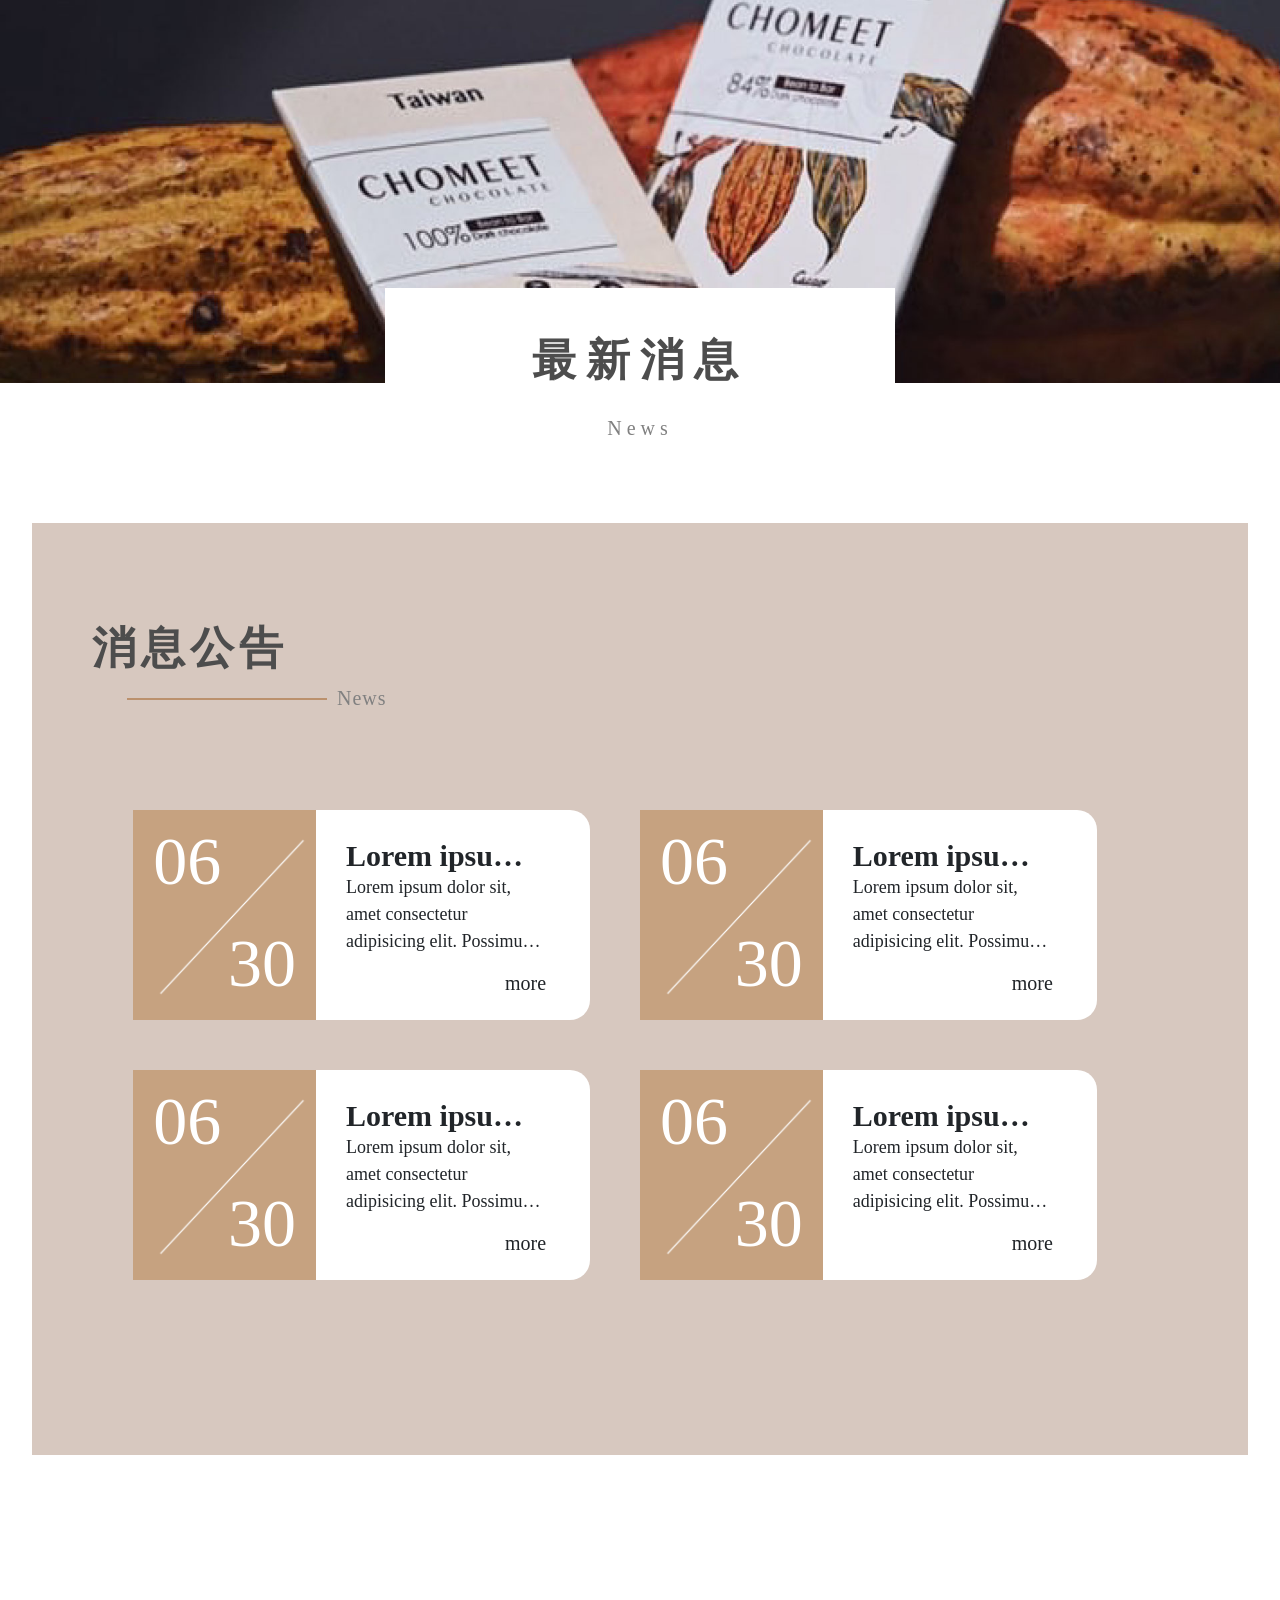
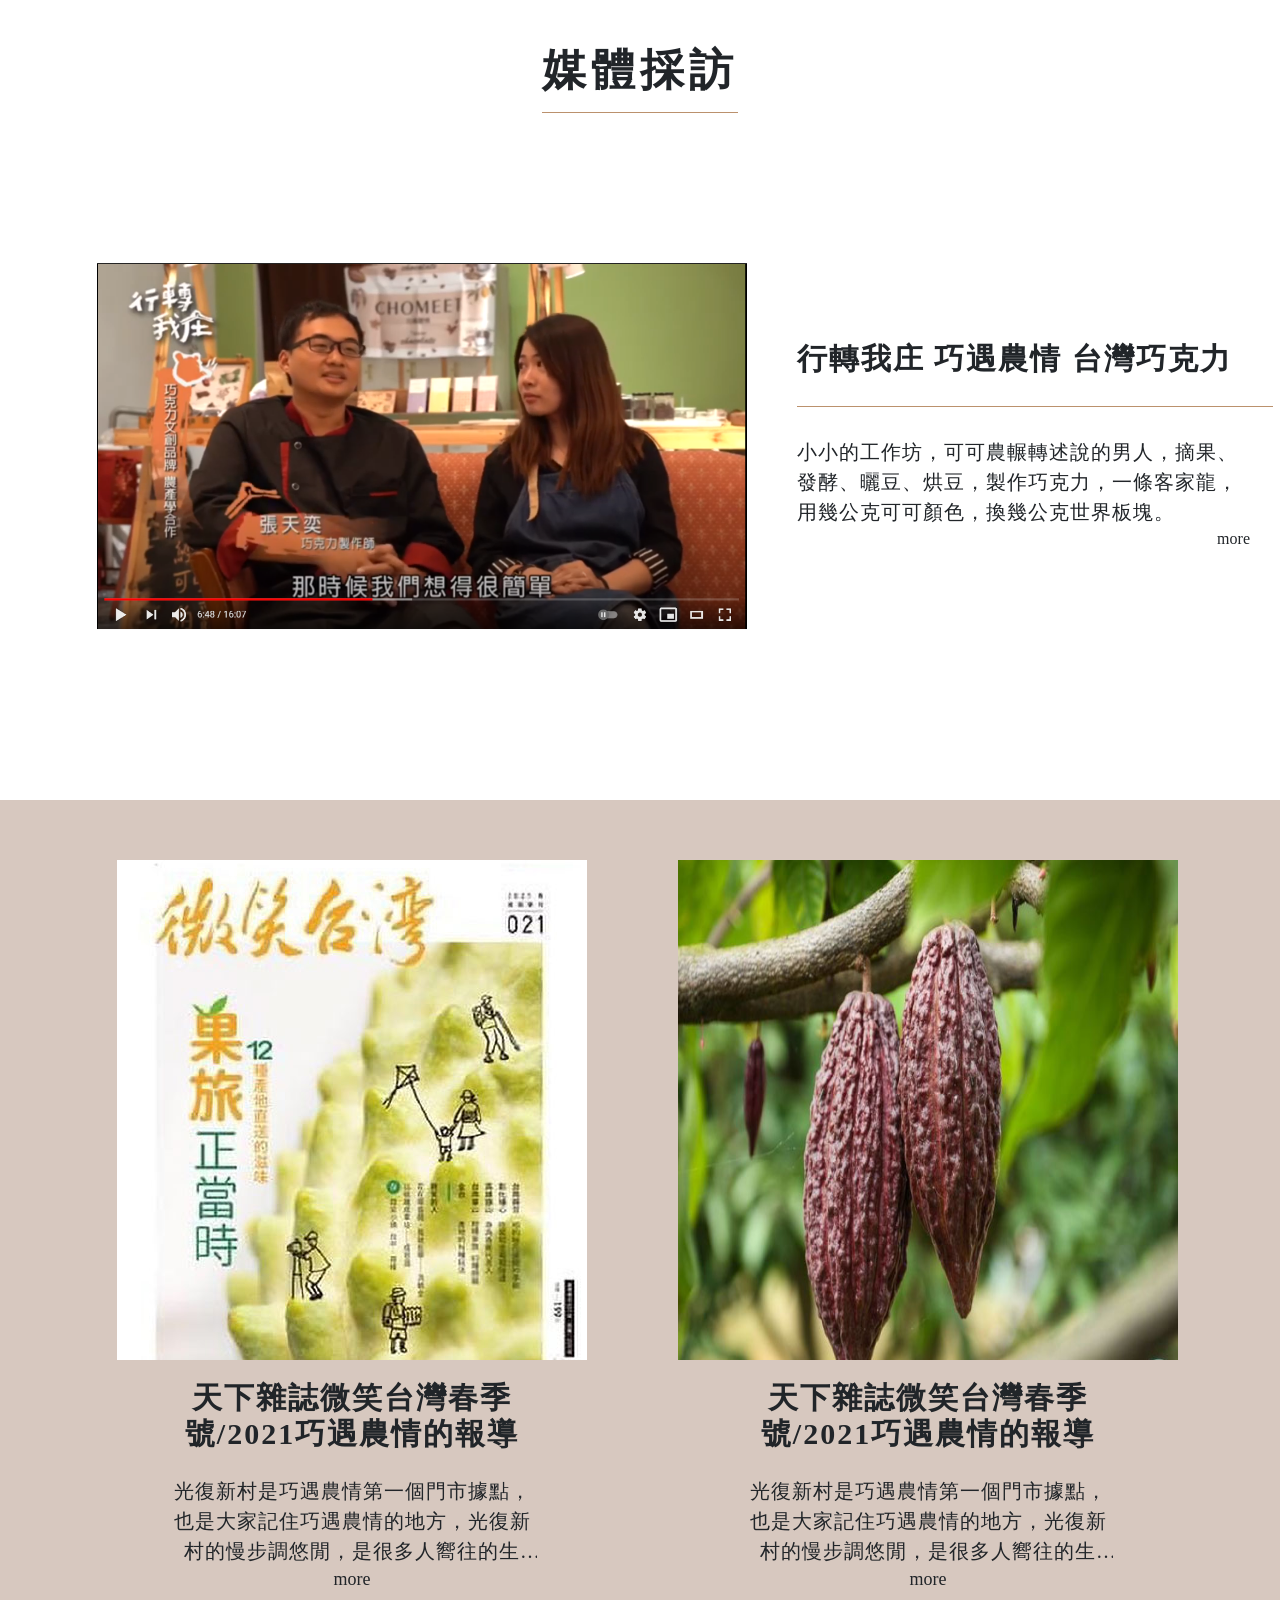
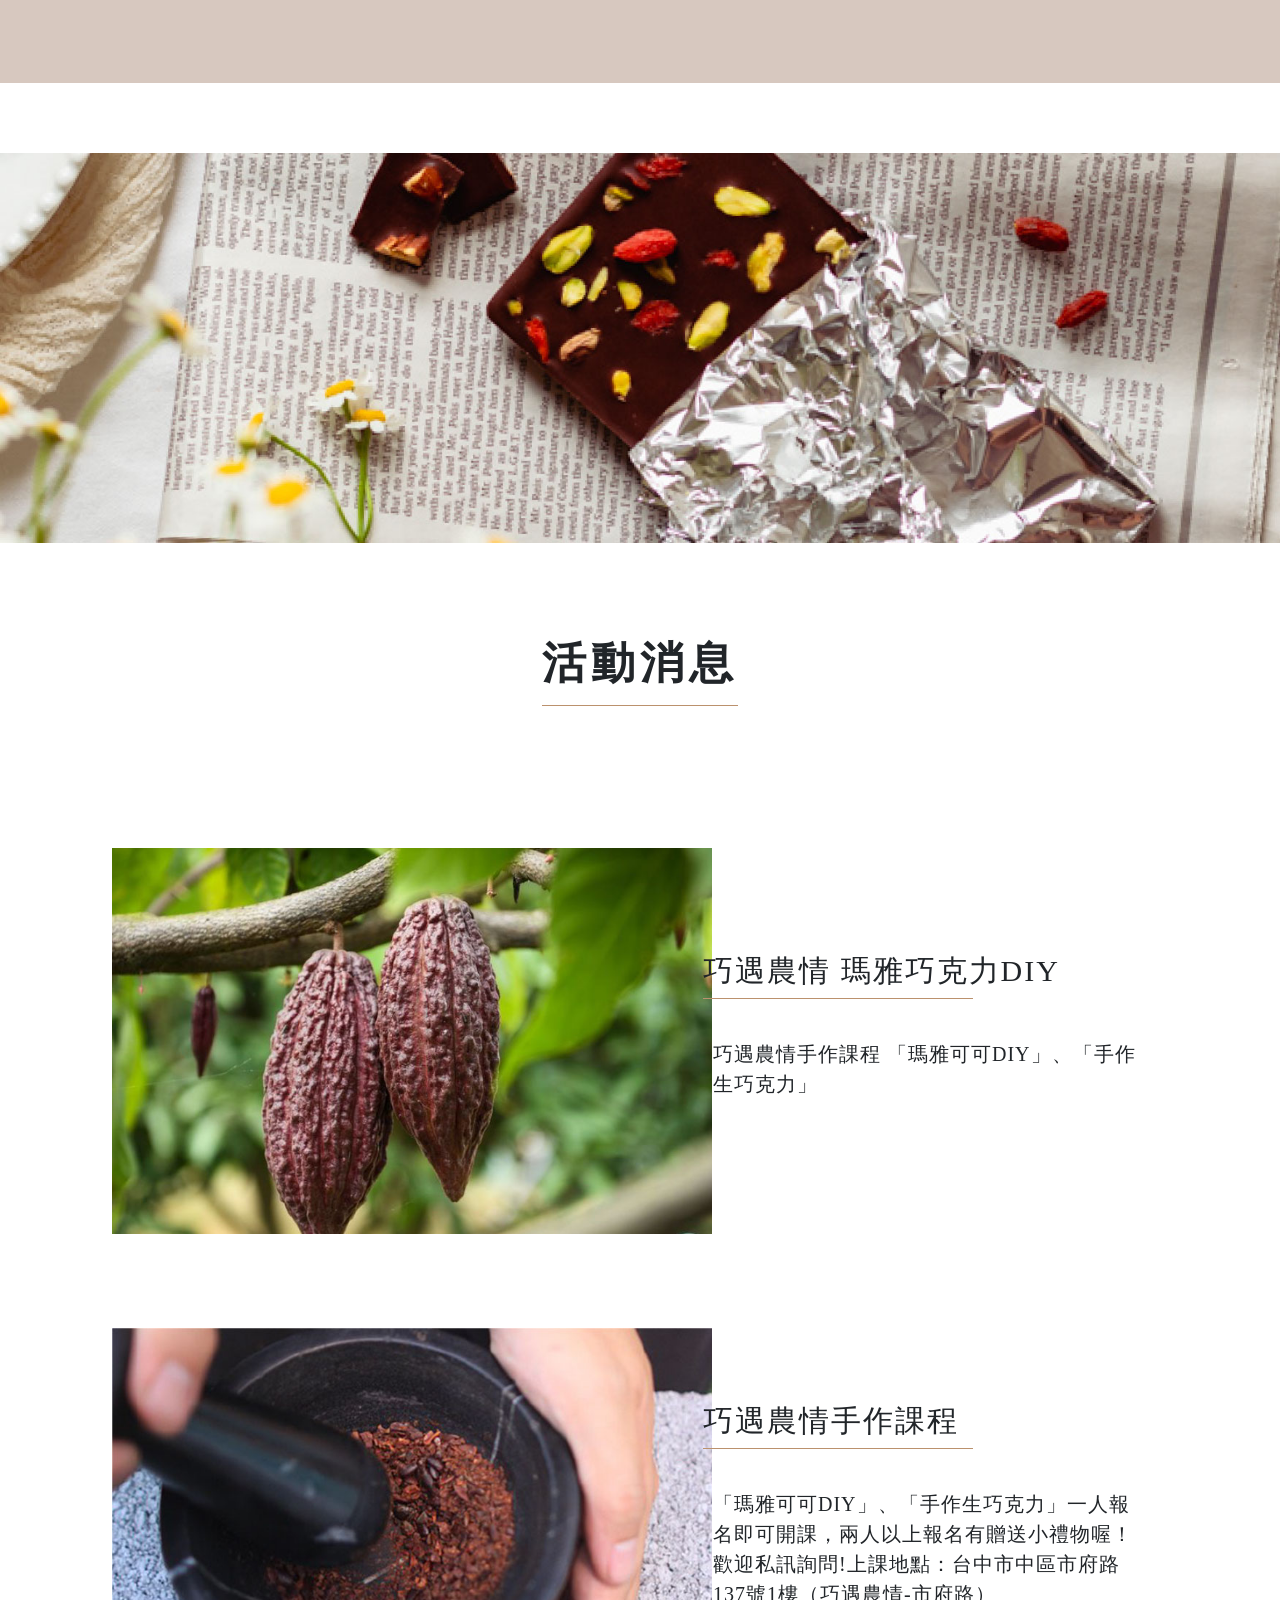
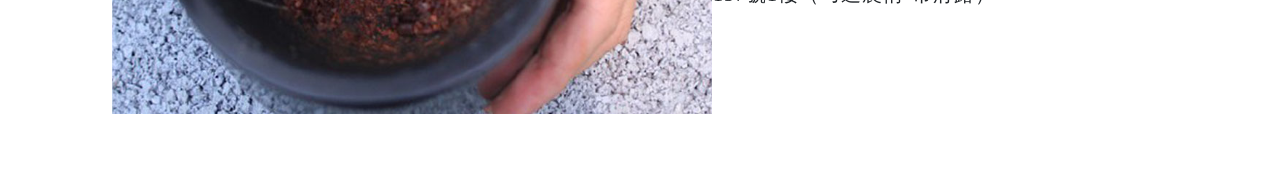
<file: news.html>
<!DOCTYPE html>
<html lang="en">

<head>
    <meta charset="UTF-8">
    <meta http-equiv="X-UA-Compatible" content="IE=edge">
    <meta name="viewport" content="width=device-width, initial-scale=1.0">
    <title>News</title>

    <!-- bootstrap 4.6 -->
    <link rel="stylesheet" href="https://cdn.jsdelivr.net/npm/bootstrap@4.6.0/dist/css/bootstrap.min.css"
        integrity="sha384-B0vP5xmATw1+K9KRQjQERJvTumQW0nPEzvF6L/Z6nronJ3oUOFUFpCjEUQouq2+l" crossorigin="anonymous">

    <!-- Font Awsome -->
    <link rel="stylesheet" href="https://pro.fontawesome.com/releases/v5.10.0/css/all.css"
        integrity="sha384-AYmEC3Yw5cVb3ZcuHtOA93w35dYTsvhLPVnYs9eStHfGJvOvKxVfELGroGkvsg+p" crossorigin="anonymous" />

    <!-- News -->
    <link rel="stylesheet" href="/css/news.css">

    <!-- wow.js -->
    <link rel="stylesheet" href="https://cdnjs.cloudflare.com/ajax/libs/animate.css/3.7.2/animate.min.css">
</head>

<body>

    <nav></nav>

    <main>

        <div class="banner">
            <img class="wow fadeIn" src="/img/news/phone-news-375x150-banner.jpg" alt="" data-wow-delay="0s"
                data-wow-duration="1s">
            <div class="title wow zoomIn" data-wow-delay="0.5s" data-wow-duration="1s">
                <h1>最新消息</h1>
                <h5>News</h5>
            </div>
        </div>

        <div class="section-1">
            <div class="container px-0 position-relative">
                <div class="row no-gutters news-area d-flex justify-content-center wow fadeIn" data-wow-delay="2s"
                    data-wow-duration="1s">
                    <div class="col-12">
                        <div class="title d-none d-md-block wow fadeInUp" data-wow-delay="2s" data-wow-duration="1s">
                            <h1>消息公告</h1>
                            <h5>News</h5>
                        </div>
                    </div>
                    <div class="col-12">
                        <div class="row no-gutters news-group d-flex justify-content-center wow fadeInUp"
                            data-wow-delay="1s" data-wow-duration="1s">
                            <!-- 最新消息，hover換圖在SCSS:231行，可取消 -->
                            <!-- 20210714修改排版 -->
                            <div class="col-md-12 col-xl-5 news d-flex justify-content-xl-end justify-content-center">
                                <!-- 日期 -->
                                <div class="date">
                                    <div class="row no-gutters">
                                        <!-- 月 -->
                                        <div class="col-12"><span class="month">06</span>
                                        </div>
                                        <!-- 20210713更改斜線樣式 -->
                                        <div class="slash">
                                            <img src="/img/index/slash.png" alt="">
                                        </div>
                                        <!-- 日 -->
                                        <div class="col-12 d-flex justify-content-end"><span class="day">30</span>
                                        </div>
                                    </div>
                                </div>
                                <div class="text">
                                    <!-- 消息標題 -->
                                    <h3 class="mb-0">Lorem ipsum dolor sit fhfxsdhfhfxsdhfhfsh</h3>
                                    <!-- 消息內容 -->
                                    <p class="mb-0">Lorem ipsum dolor sit, amet consectetur adipisicing elit. Possimus
                                        beatae dolores cum?
                                        Mollitia animi est illum illo aliquid nihil neque, asperiores sed provident
                                        eligendi,
                                        explicabo distinctio numquam quidem assumenda iure.</p>
                                    <div class="more">
                                        <a href="">more</a>
                                    </div>
                                </div>

                            </div>
                            <!-- 20210714修改排版 -->
                            <div class="col-md-12 col-xl-5 news d-flex  justify-content-xl-end justify-content-center">
                                <div class="date">

                                    <div class="row no-gutters">
                                        <div class="col-12"><span class="month">06</span>
                                        </div>
                                        <!-- 20210713更改斜線樣式 -->
                                        <div class="slash">
                                            <img src="/img/index/slash.png" alt="">
                                        </div>

                                        <div class="col-12 d-flex justify-content-end"><span class="day">30</span>
                                        </div>
                                    </div>
                                </div>

                                <div class="photo" style="background-image: url(https://dummyimage.com/210x210);"
                                    style="height: auto; width: auto; object-fit: contain">

                                </div>

                                <div class="text">
                                    <h3 class="mb-0">Lorem ipsum dolor sit fhfxsdhfhfxsdhfhfsh</h3>
                                    <p class="mb-0">Lorem ipsum dolor sit, amet consectetur adipisicing elit. Possimus
                                        beatae dolores cum?
                                        Mollitia animi est illum illo aliquid nihil neque, asperiores sed provident
                                        eligendi,
                                        explicabo distinctio numquam quidem assumenda iure.</p>
                                    <div class="more">
                                        <a href="">more</a>
                                    </div>
                                </div>

                            </div>
                        </div>

                        <div class="row no-gutters second news-group d-flex justify-content-center wow fadeInUp"
                            data-wow-delay="1s" data-wow-duration="1s">
                            <!-- 20210714修改排版 -->
                            <div class="col-md-12 col-xl-5 news d-flex justify-content-xl-end justify-content-center">
                                <div class="date">
                                    <div class="row no-gutters">
                                        <div class="col-12"><span class="month">06</span>
                                        </div>
                                        <!-- 20210713更改斜線樣式 -->
                                        <div class="slash">
                                            <img src="/img/index/slash.png" alt="">
                                        </div>

                                        <div class="col-12 d-flex justify-content-end"><span class="day">30</span>
                                        </div>
                                    </div>
                                </div>

                                <div class="text">
                                    <h3 class="mb-0">Lorem ipsum dolor sit fhfxsdhfhfxsdhfhfsh</h3>
                                    <p class="mb-0">Lorem ipsum dolor sit, amet consectetur adipisicing elit. Possimus
                                        beatae dolores cum?
                                        Mollitia animi est illum illo aliquid nihil neque, asperiores sed provident
                                        eligendi,
                                        explicabo distinctio numquam quidem assumenda iure.</p>
                                    <div class="more">
                                        <a href="">more</a>
                                    </div>
                                </div>

                            </div>
                            <!-- 20210714修改排版 -->
                            <div class="col-md-12 col-xl-5 news d-flex justify-content-xl-end justify-content-center">
                                <div class="date">
                                    <div class="row no-gutters">
                                        <div class="col-12"><span class="month">06</span>
                                        </div>
                                        <!-- 20210713更改斜線樣式 -->
                                        <div class="slash">
                                            <img src="/img/index/slash.png" alt="">
                                        </div>
                                        <div class="col-12 d-flex justify-content-end"><span class="day">30</span>
                                        </div>
                                    </div>
                                </div>

                                <div class="photo" style="background-image: url(https://dummyimage.com/210x210);"
                                    style="height: auto; width: auto; object-fit: contain">

                                </div>

                                <div class="text">
                                    <h3 class="mb-0">Lorem ipsum dolor sit fhfxsdhfhfxsdhfhfsh</h3>
                                    <p class="mb-0">Lorem ipsum dolor sit, amet consectetur adipisicing elit. Possimus
                                        beatae dolores cum?
                                        Mollitia animi est illum illo aliquid nihil neque, asperiores sed provident
                                        eligendi,
                                        explicabo distinctio numquam quidem assumenda iure.</p>
                                    <div class="more">
                                        <a href="">more</a>
                                    </div>
                                </div>
                            </div>
                        </div>
                    </div>
                    <!-- 20210714 拿掉點點 -->
                    <!-- <div class="col-12 d-flex justify-content-center links wow headShake" data-wow-delay="1s" data-wow-duration="1s">
                        <a href="">
                            <div class="link">
                            </div>
                        </a>
                        <a href="">
                            <div class="link mx-md-5 mx-3">
                            </div>
                        </a>
                        <a href="">
                            <div class="link">
                            </div>
                        </a>
                    </div> -->
                </div>
            </div>
        </div>

        <div class="section-2">
            <div class="container">
                <div class="row no-gutters">
                    <div class="col-12 d-flex justify-content-center">
                        <div class="title wow fadeInUp" data-wow-delay="1s" data-wow-duration="1s">
                            <h1>媒體採訪</h1>
                        </div>
                    </div>
                    <div class="col-md-7">
                        <!-- 最新消息圖片影片 -->
                        <!-- 20210714 修改圖片大小和html -->
                        <div class="pic d-flex justify-content-center justify-content-md-end wow fadeInUp"
                            data-wow-delay="1s" data-wow-duration="1s">
                            <img src="/img/news/news-800x600-1.PNG" alt="">
                        </div>
                    </div>
                    <div class="col-md-5 d-flex justify-content-md-center align-items-md-center">
                        <div class="text wow fadeInUp" data-wow-delay="1s" data-wow-duration="1s">
                            <!-- 最新消息title -->
                            <h3>行轉我庄 巧遇農情 台灣巧克力</h3>
                            <!-- 最新消息content -->
                            <h5>小小的工作坊，可可農輾轉述說的男人，摘果、發酵、曬豆、烘豆，製作巧克力，一條客家龍，用幾公克可可顏色，換幾公克世界板塊。</h5>

                            <!-- 外部連結 -->
                            <!-- 20210713 修改字 -->
                            <a href="https://youtu.be/BRapy94sMoI" class="d-none d-md-block">more</a>

                            <div class="link-btn" type="button"><a href="https://youtu.be/BRapy94sMoI">開啟連結</a> </div>

                        </div>
                    </div>
                </div>
            </div>
        </div>

        <div class="section-3 wow fadeIn" data-wow-delay="1s" data-wow-duration="1s">
            <div class="container">
                <div class="row no-gutters d-flex justify-content-around justify-content-xl-between">
                    <!-- 媒體報導 -->
                    <!-- 20210713 報導html修改 -->
                    <!-- 20210714 報導html修改 -->
                    <div class="row no-gutters report col-5 col-md-6 d-flex justify-content-center">
                        <!-- 圖片 -->
                        <div class="pic d-flex justify-content-md-center wow bounceIn" data-wow-delay="1s"
                            data-wow-duration="1s">
                            <img src="/img/news/news-01-470x500.jpg" alt="">
                        </div>
                        <div class="text col-xl-8 d-flex flex-column justify-content-center align-items-center wow bounceIn"
                            data-wow-delay="1s" data-wow-duration="1s">
                            <!-- 標題 -->
                            <h3 class="mb-4">天下雜誌微笑台灣春季號/2021巧遇農情的報導</h3>
                            <!-- 內容 -->
                            <h5>光復新村是巧遇農情第一個門市據點，也是大家記住巧遇農情的地方，光復新村的慢步調悠閒，是很多人嚮往的生活。</h5>
                            <!-- 電腦版外部連結 -->
                            <a href="" class="more d-md-flex justify-content-end d-none">
                                <p>more</p>
                            </a>
                            <!--  手機版外部連結 -->
                            <div class="link-btn" type="button"><a href="">開啟連結</a> </div>
                        </div>
                    </div>
                    <!-- 20210713 報導html修改 -->
                    <!-- 20210714 報導html修改 -->
                    <div class="row no-gutters report col-5 col-md-6 d-flex justify-content-center">
                        <div class="pic d-flex justify-content-md-center wow bounceIn" data-wow-delay="1s"
                            data-wow-duration="1s">
                            <img src="/img/news/news-01-825x530.jpg" alt="">
                        </div>
                        <div class="text col-xl-8 d-flex flex-column justify-content-center align-items-center wow bounceIn"
                            data-wow-delay="1s" data-wow-duration="1s">
                            <!-- 標題 -->
                            <h3 class="mb-4">天下雜誌微笑台灣春季號/2021巧遇農情的報導</h3>
                            <!-- 內容 -->
                            <h5 class="">光復新村是巧遇農情第一個門市據點，也是大家記住巧遇農情的地方，光復新村的慢步調悠閒，是很多人嚮往的生活。</h5>
                            <!-- 電腦版外部連結 -->
                            <a href="" class="more d-md-flex justify-content-end d-none">
                                <p>more</p>
                            </a>
                            <!--  手機版外部連結 -->
                            <div class="link-btn" type="button"><a href="">開啟連結</a> </div>
                        </div>

                    </div>
                </div>
            </div>

        </div>

        <div class="pic-md d-flex justify-content-md-end wow slideInRight" data-wow-delay="1s" data-wow-duration="1s">
            <img src="/img/news/news-1540x470.jpg" alt="" style="max-width: 100%; height: auto;">
        </div>

        <div class="section-4">
            <div class="container">
                <div class="row no-gutters d-flex justify-content-between">
                    <div class="col-12 d-flex justify-content-center">
                        <h1 class="title wow fadeInUp" data-wow-delay="1s" data-wow-duration="1s">活動消息</h1>
                    </div>


                    <div class="row no-gutters col-12 activity d-flex align-items-center justify-content-center">
                        <!-- 20210714 修改html -->
                        <div class="col-6 col-lg-6">
                            <!-- 活動圖片 -->
                            <div class="pic d-flex justify-content-center align-items-center mr-md-2 wow fadeInLeft"
                                data-wow-delay="1s" data-wow-duration="1s">
                                <img src="/img/news/news-01-825x530.jpg" alt="">
                            </div>
                        </div>
                        <!-- 20210713 修改html -->
                        <div class="col-6 col-lg-5 d-flex flex-column justify-content-center align-items-center">
                            <div class="text col-12 wow fadeInRight" data-wow-delay="1s" data-wow-duration="1s">
                                <!-- 活動標題 -->
                                <h3>巧遇農情 瑪雅巧克力DIY</h3>
                                <div class="bg-color col-12">
                                    <!-- 活動內容 -->
                                    <h5>
                                        巧遇農情手作課程 「瑪雅可可DIY」、「手作生巧克力」
                                    </h5>
                                </div>

                            </div>
                        </div>

                    </div>


                    <div class="row no-gutters col-12 activity d-flex align-items-center justify-content-center">
                        <!-- 20210714 修改html -->
                        <div class="col-6 col-lg-6">
                            <!-- 活動圖片 -->
                            <div class="pic d-flex justify-content-center align-items-center mr-md-2 wow fadeInLeft"
                                data-wow-delay="1s" data-wow-duration="1s">
                                <img src="/img/news/news-02-825x530.jpg" alt="">
                            </div>
                        </div>
                        <!-- 20210713 修改html -->
                        <div class="col-6 col-lg-5 d-flex flex-column justify-content-center align-items-center">
                            <div class="text col-12 wow fadeInRight" data-wow-delay="1s" data-wow-duration="1s">
                                <!-- 活動標題 -->
                                <h3>巧遇農情手作課程
                                </h3>
                                <div class="bg-color col-12">
                                    <!-- 活動內容 -->
                                    <h5>
                                        「瑪雅可可DIY」、「手作生巧克力」一人報名即可開課，兩人以上報名有贈送小禮物喔！
                                        歡迎私訊詢問!上課地點：台中市中區市府路137號1樓（巧遇農情-市府路）
                                    </h5>
                                </div>

                            </div>
                        </div>

                    </div>

                </div>

            </div>
        </div>

    </main>


    <footer></footer>

    <!-- Bootstrap 4.6 JS -->
    <script src="https://code.jquery.com/jquery-3.5.1.slim.min.js"
        integrity="sha384-DfXdz2htPH0lsSSs5nCTpuj/zy4C+OGpamoFVy38MVBnE+IbbVYUew+OrCXaRkfj"
        crossorigin="anonymous"></script>
    <script src="https://cdn.jsdelivr.net/npm/popper.js@1.16.1/dist/umd/popper.min.js"
        integrity="sha384-9/reFTGAW83EW2RDu2S0VKaIzap3H66lZH81PoYlFhbGU+6BZp6G7niu735Sk7lN"
        crossorigin="anonymous"></script>
    <script src="https://cdn.jsdelivr.net/npm/bootstrap@4.6.0/dist/js/bootstrap.min.js"
        integrity="sha384-+YQ4JLhjyBLPDQt//I+STsc9iw4uQqACwlvpslubQzn4u2UU2UFM80nGisd026JF"
        crossorigin="anonymous"></script>

    <!-- wow.js -->
    <script src="https://cdnjs.cloudflare.com/ajax/libs/wow/1.1.2/wow.min.js"></script>


    <script>
        // activate wow.js
        new WOW().init();
    </script>

</body>

</html>
</file>
<file: css/about.css>
@charset "UTF-8";
* {
  margin: 0;
  -webkit-box-sizing: border-box;
          box-sizing: border-box;
  font-family: 微軟正黑體;
  scroll-behavior: smooth;
}

body {
  margin: 0;
}

.container {
  padding-left: 0;
  padding-right: 0;
}

a {
  color: unset;
}

a:hover {
  color: unset;
  text-decoration: unset;
}

a:visited {
  color: unset;
}

:root h1 {
  font-weight: bold;
  font-size: 32px;
  letter-spacing: 4px;
  margin: 0;
}

:root h2 {
  font-weight: bold;
  font-size: 28px;
  letter-spacing: 3px;
  margin: 0;
}

:root h3 {
  font-weight: normal;
  font-size: 24px;
  letter-spacing: 2px;
  margin: 0;
}

:root h4 {
  font-weight: normal;
  font-size: 22px;
  letter-spacing: 2px;
  margin: 0;
}

:root h5 {
  font-weight: normal;
  font-size: 18px;
  letter-spacing: 1px;
  margin: 0;
}

:root p {
  font-size: 16px;
  margin: 0%;
}

@media (min-width: 768px) {
  :root h1 {
    font-weight: bold;
    font-size: 44px;
    letter-spacing: 5px;
    margin: 0;
  }
  :root h2 {
    font-weight: bold;
    font-size: 36px;
    letter-spacing: 3px;
    margin: 0;
  }
  :root h3 {
    font-weight: normal;
    font-size: 30px;
    letter-spacing: 2px;
    margin: 0;
  }
  :root h4 {
    font-weight: normal;
    font-size: 25px;
    letter-spacing: 1px;
    margin: 0;
  }
  :root h5 {
    font-weight: normal;
    font-size: 20px;
    letter-spacing: 1px;
    margin: 0;
  }
  :root p {
    font-size: 18px;
    margin: 0%;
  }
}

ul,
ol {
  list-style: none;
  margin: 0%;
}

input::-webkit-outer-spin-button,
input::-webkit-inner-spin-button {
  -webkit-appearance: none;
  margin: 0;
}

main {
  -webkit-transition: 1s;
  transition: 1s;
  position: relative;
}

main .banner {
  width: 100%;
  height: 575px;
  background-image: url(/img/about-1920x575.jpg);
  background-position: center;
  background-size: cover;
  background-repeat: no-repeat;
}

main .title {
  width: 510px;
  height: 140px;
  padding-top: 54px;
  background-color: #ffffff;
  text-align: center;
  position: absolute;
  top: 488px;
  left: calc(50% - 255px);
}

main .title h1 {
  color: #4d4d4d;
}

main .title h5 {
  color: #808080;
  letter-spacing: 5px;
  margin-top: 10px;
}

main .brand {
  margin-top: 258px;
  width: 100%;
  display: -webkit-box;
  display: -ms-flexbox;
  display: flex;
}

main .brand .photo {
  width: 52%;
  height: 900px;
  background-image: url(/img/about1008x900.jpg);
  background-size: cover;
  background-position: right;
  background-repeat: no-repeat;
}

main .brand .story {
  width: 48%;
  display: -webkit-box;
  display: -ms-flexbox;
  display: flex;
  -webkit-box-pack: center;
      -ms-flex-pack: center;
          justify-content: center;
  -webkit-box-align: center;
      -ms-flex-align: center;
          align-items: center;
}

main .brand .story .txt {
  width: 508px;
  height: 460px;
  position: relative;
}

main .brand .story .txt h2 {
  color: #4d4d4d;
}

main .brand .story .txt hr {
  width: 172px;
  height: 1px;
  background-color: #bb916d;
  position: absolute;
  left: 26px;
  top: 40px;
}

main .brand .story .txt p {
  margin-top: 99px;
  line-height: 50px;
}

main .bg-chocolate {
  width: 1059px;
  height: 366px;
  background-image: url(/img/about1059x366.png);
  background-size: cover;
  background-position: right;
  background-repeat: no-repeat;
  margin-top: 152px;
  position: relative;
  left: -79px;
  margin-bottom: 20px;
}

main .tree-group {
  display: -webkit-box;
  display: -ms-flexbox;
  display: flex;
  -webkit-box-pack: justify;
      -ms-flex-pack: justify;
          justify-content: space-between;
  -webkit-box-align: center;
      -ms-flex-align: center;
          align-items: center;
  position: relative;
}

main .tree-group .txt {
  width: 630px;
  height: 440px;
  margin-left: 160px;
}

main .tree-group .txt .title-group {
  position: relative;
}

main .tree-group .txt .title-group h2 {
  letter-spacing: 2px;
}

main .tree-group .txt .title-group hr {
  width: 220px;
  height: 1px;
  background-color: #bb916d;
  position: absolute;
  left: 25px;
  top: 40px;
}

main .tree-group .txt p {
  margin-top: 99px;
  line-height: 50px;
}

main .tree-group .txt .down-sec {
  margin-top: 30px;
}

main .tree-group .tree {
  width: 960px;
  height: 940px;
  background-image: url(/img/about-new-960x940.jpg);
  background-position: right;
  background-size: cover;
  background-repeat: no-repeat;
}

main .tree-group .cocoa {
  width: 620px;
  height: 450px;
  background-image: url(/img/about-new-620x450.jpg);
  background-position: center;
  background-size: cover;
  background-repeat: no-repeat;
  position: absolute;
  right: 0px;
  top: 777px;
}

main .tree-group .tree-bg {
  width: 100%;
  height: 688px;
  background-color: #d7c8bf;
  position: absolute;
  bottom: -104px;
  z-index: -1;
}

main .bean {
  width: 580px;
  height: 270px;
  background-image: url(/img/about580x270.png);
  background-position: right;
  background-size: cover;
  position: relative;
  top: 200px;
  left: -40px;
}

main .cer-group {
  margin-top: 100px;
  width: 100%;
  display: -webkit-box;
  display: -ms-flexbox;
  display: flex;
  -webkit-box-orient: vertical;
  -webkit-box-direction: normal;
      -ms-flex-direction: column;
          flex-direction: column;
  -webkit-box-align: center;
      -ms-flex-align: center;
          align-items: center;
  margin-bottom: 200px;
}

main .cer-group h2 {
  letter-spacing: 3px;
}

main .cer-group hr {
  width: 210px;
  height: 1px;
  background-color: #bb916d;
  position: relative;
  top: -5px;
}

main .cer-group .certificate {
  margin-top: 50px;
  width: 69%;
  height: 688px;
  background-color: #60403a;
  position: relative;
}

main .cer-group .certificate .cer-1,
main .cer-group .certificate .cer-2,
main .cer-group .certificate .cer-3,
main .cer-group .certificate .cer-4 {
  width: 308px;
  height: 442px;
  background-position: center;
  background-size: contain;
  background-repeat: no-repeat;
  position: absolute;
}

main .cer-group .certificate .left .cer-1 {
  background-image: url(/img/about-new-01-308x442.jpg);
  left: 85px;
  top: 72px;
}

main .cer-group .certificate .left .cer-2 {
  background-image: url(/img/about-new-02-308x442.jpg);
  left: 330px;
  top: 180px;
}

main .cer-group .certificate .right .cer-3 {
  background-image: url(/img/about-new-03-308x442.jpg);
  right: 320px;
  top: 75px;
}

main .cer-group .certificate .right .cer-4 {
  background-image: url(/img/about-new-04-308x442.jpg);
  right: 85px;
  top: 185px;
}

main .cer-group .cer-txt {
  width: 52%;
}

main .cer-group .cer-txt p {
  margin-top: 99px;
  line-height: 50px;
}

@media (max-width: 1300px) {
  main .brand {
    margin-top: 200px;
  }
  main .brand .story {
    -webkit-box-align: start;
        -ms-flex-align: start;
            align-items: flex-start;
  }
  main .bg-chocolate {
    width: 700px;
    height: 240px;
    margin-top: 100px;
    left: -50px;
  }
  main .tree-group .txt {
    width: 80%;
    margin-left: 50px;
    margin-right: 50px;
  }
  main .tree-group .tree {
    width: 620px;
    height: 620px;
  }
  main .tree-group .cocoa {
    width: 400px;
    height: 250px;
    top: 600px;
  }
  main .tree-group .tree-bg {
    width: 100%;
    height: 508px;
  }
  main .bean {
    width: 500px;
    height: 230px;
    top: 60px;
    left: -40px;
  }
  main .cer-group .certificate {
    margin-top: 40px;
    width: 100%;
  }
  main .cer-group .certificate .cer-1,
  main .cer-group .certificate .cer-2,
  main .cer-group .certificate .cer-3,
  main .cer-group .certificate .cer-4 {
    width: 282px;
    height: 405px;
  }
  main .cer-group .cer-txt {
    width: 70%;
  }
}

@media (max-width: 1120px) {
  main .brand {
    margin-top: 150px;
  }
  main .brand .photo {
    margin-right: 80px;
    background-position: center;
  }
  main .brand .story {
    margin-top: 80px;
  }
  main .bg-chocolate {
    width: 600px;
    height: 210px;
    top: 0px;
  }
  main .tree-group {
    display: -webkit-box;
    display: -ms-flexbox;
    display: flex;
  }
  main .tree-group .txt p {
    margin-top: 50px;
  }
  main .tree-group .tree {
    width: 620px;
    height: 620px;
  }
  main .tree-group .cocoa {
    width: 400px;
    height: 250px;
    top: 600px;
  }
  main .tree-group .tree-bg {
    width: 100%;
    height: 480px;
    bottom: -40px;
  }
  main .bean {
    width: 500px;
    height: 230px;
    top: 10px;
    left: -40px;
  }
  main .cer-group .certificate {
    height: auto;
    display: -webkit-box;
    display: -ms-flexbox;
    display: flex;
    -webkit-box-orient: horizontal;
    -webkit-box-direction: normal;
        -ms-flex-direction: row;
            flex-direction: row;
  }
  main .cer-group .certificate .left,
  main .cer-group .certificate .right {
    width: 50%;
    display: -webkit-box;
    display: -ms-flexbox;
    display: flex;
    -webkit-box-pack: center;
        -ms-flex-pack: center;
            justify-content: center;
  }
  main .cer-group .certificate .cer-1,
  main .cer-group .certificate .cer-2,
  main .cer-group .certificate .cer-3,
  main .cer-group .certificate .cer-4 {
    position: unset;
    margin: 0px 5px;
  }
  main .cer-group .cer-txt {
    width: 90%;
  }
}

@media (max-width: 888px) {
  main .brand {
    width: 100%;
    display: -webkit-box;
    display: -ms-flexbox;
    display: flex;
    -webkit-box-orient: vertical;
    -webkit-box-direction: normal;
        -ms-flex-direction: column;
            flex-direction: column;
    margin-top: 150px;
  }
  main .brand .photo {
    width: 100%;
  }
  main .brand .story {
    width: 100%;
  }
  main .bg-chocolate {
    width: 70%;
    height: 200px;
    margin-top: 250px;
  }
  main .tree-group {
    margin-top: 150px;
    display: -webkit-box;
    display: -ms-flexbox;
    display: flex;
    -webkit-box-orient: vertical;
    -webkit-box-direction: normal;
        -ms-flex-direction: column;
            flex-direction: column;
  }
  main .tree-group .txt p {
    margin-top: 60px;
  }
  main .tree-group .tree {
    width: 620px;
    height: 620px;
    margin-top: 120px;
  }
  main .tree-group .cocoa {
    width: 400px;
    height: 250px;
    top: 1050px;
  }
  main .tree-group .tree-bg {
    width: 100%;
    height: 680px;
    top: 90px;
  }
  main .bean {
    width: 500px;
    height: 230px;
    top: 40px;
    left: -40px;
  }
  main .cer-group .certificate {
    padding: 10px;
    height: auto;
    display: -webkit-box;
    display: -ms-flexbox;
    display: flex;
    -webkit-box-orient: vertical;
    -webkit-box-direction: normal;
        -ms-flex-direction: column;
            flex-direction: column;
  }
  main .cer-group .certificate .left,
  main .cer-group .certificate .right {
    width: 100%;
    display: -webkit-box;
    display: -ms-flexbox;
    display: flex;
    -webkit-box-pack: center;
        -ms-flex-pack: center;
            justify-content: center;
  }
  main .cer-group .certificate .left {
    margin: 20px 0px;
  }
  main .cer-group .certificate .left .cer-1 {
    margin-right: 10px;
  }
  main .cer-group .certificate .right {
    margin-bottom: 20px;
  }
  main .cer-group .certificate .right .cer-3 {
    margin-right: 10px;
  }
}

@media (max-width: 536px) {
  main .banner {
    width: 100%;
    height: 300px;
  }
  main .title {
    width: 250px;
    height: 140px;
    padding-top: 25px;
    background-color: white;
    text-align: center;
    position: absolute;
    top: 260px;
    left: calc(50% - 125px);
  }
  main .brand .photo {
    height: 550px;
  }
  main .brand .story {
    width: 90%;
    margin: auto;
    margin-top: 80px;
  }
  main .brand .story .txt p {
    margin-top: 50px;
  }
  main .brand .story .txt hr {
    left: 26px;
    top: 30px;
    width: 118px;
  }
  main .tree-group {
    margin-top: 100px;
  }
  main .tree-group .txt {
    margin-bottom: 40px;
    margin-top: 80px;
  }
  main .tree-group .txt .title-group {
    margin-top: -80px;
  }
  main .tree-group .txt p {
    line-height: 40px;
  }
  main .tree-group .tree {
    width: 100%;
    height: 450px;
    margin-top: 110px;
  }
}

@media (max-width: 536px) and (max-width: 414px) {
  main .tree-group .tree {
    margin-top: 90px;
  }
}

@media (max-width: 536px) {
  main .tree-group .cocoa {
    width: 100%;
    height: 300px;
    top: 1060px;
  }
  main .tree-group .tree-bg {
    width: 100%;
    height: 720px;
    top: 90px;
  }
  main .bg-chocolate {
    width: 100%;
    height: 200px;
    margin-top: 200px;
    left: -10px;
  }
}

@media (max-width: 536px) and (max-width: 414px) {
  main .bg-chocolate {
    margin-top: 350px;
  }
}

@media (max-width: 536px) {
  main .bean {
    width: 100%;
    height: 250px;
    top: 270px;
    left: -20px;
  }
}

@media (max-width: 536px) and (max-width: 414px) {
  main .bean {
    width: 70%;
    height: 120px;
    left: -15px;
  }
}

@media (max-width: 536px) {
  main .cer-group {
    margin-top: 300px;
    margin-bottom: 100px;
  }
  main .cer-group hr {
    width: 150px;
  }
  main .cer-group .certificate {
    padding: 10px;
    height: auto;
  }
  main .cer-group .certificate .cer-1,
  main .cer-group .certificate .cer-2,
  main .cer-group .certificate .cer-3,
  main .cer-group .certificate .cer-4 {
    width: 50%;
    height: 255px;
  }
  main .cer-group .cer-txt p {
    margin-top: 60px;
  }
}
/*# sourceMappingURL=about.css.map */
</file>
<file: css/chocolate.css>
@charset "UTF-8";
* {
  margin: 0;
  -webkit-box-sizing: border-box;
          box-sizing: border-box;
  font-family: 微軟正黑體;
  scroll-behavior: smooth;
}

body {
  margin: 0;
}

.container {
  padding-left: 0;
  padding-right: 0;
}

a {
  color: unset;
}

a:hover {
  color: unset;
  text-decoration: unset;
}

a:visited {
  color: unset;
}

:root h1 {
  font-weight: bold;
  font-size: 32px;
  letter-spacing: 4px;
  margin: 0;
}

:root h2 {
  font-weight: bold;
  font-size: 28px;
  letter-spacing: 3px;
  margin: 0;
}

:root h3 {
  font-weight: normal;
  font-size: 24px;
  letter-spacing: 2px;
  margin: 0;
}

:root h4 {
  font-weight: normal;
  font-size: 22px;
  letter-spacing: 2px;
  margin: 0;
}

:root h5 {
  font-weight: normal;
  font-size: 18px;
  letter-spacing: 1px;
  margin: 0;
}

:root p {
  font-size: 16px;
  margin: 0%;
}

@media (min-width: 768px) {
  :root h1 {
    font-weight: bold;
    font-size: 44px;
    letter-spacing: 5px;
    margin: 0;
  }
  :root h2 {
    font-weight: bold;
    font-size: 36px;
    letter-spacing: 3px;
    margin: 0;
  }
  :root h3 {
    font-weight: normal;
    font-size: 30px;
    letter-spacing: 2px;
    margin: 0;
  }
  :root h4 {
    font-weight: normal;
    font-size: 25px;
    letter-spacing: 1px;
    margin: 0;
  }
  :root h5 {
    font-weight: normal;
    font-size: 20px;
    letter-spacing: 1px;
    margin: 0;
  }
  :root p {
    font-size: 18px;
    margin: 0%;
  }
}

ul,
ol {
  list-style: none;
  margin: 0%;
}

input::-webkit-outer-spin-button,
input::-webkit-inner-spin-button {
  -webkit-appearance: none;
  margin: 0;
}

main {
  width: 100%;
  position: relative;
}

main .banner {
  width: 100%;
  height: 575px;
  background-image: url(/img/knowcoco-banner-1920x575.jpg);
  background-position: center;
  background-size: cover;
  background-repeat: no-repeat;
}

main .title {
  width: 510px;
  height: 140px;
  padding-top: 54px;
  background-color: #ffffff;
  text-align: center;
  position: absolute;
  top: 488px;
  left: calc(50% - 255px);
}

main .title h1 {
  letter-spacing: 5px;
  font-weight: 600;
  color: #4d4d4d;
}

main .title h5 {
  color: #808080;
  letter-spacing: 5px;
  margin-top: 10px;
}

main .cocoa {
  margin: auto;
  margin-top: 156px;
  width: 85%;
  height: 805px;
  background-image: url(/img/knowcoco-1637x805.jpg);
  background-position: center;
  background-size: cover;
  background-repeat: no-repeat;
}

main .content {
  margin: auto;
  margin-top: 80px;
  width: 58%;
  display: -webkit-box;
  display: -ms-flexbox;
  display: flex;
  -webkit-box-orient: vertical;
  -webkit-box-direction: normal;
      -ms-flex-direction: column;
          flex-direction: column;
  -webkit-box-align: center;
      -ms-flex-align: center;
          align-items: center;
}

main .content .cocoa-title {
  position: relative;
}

main .content .cocoa-title h2 {
  width: 300px;
  letter-spacing: 5px;
  position: absolute;
  left: calc(100% - 150px);
}

@media (max-width: 414px) {
  main .content .cocoa-title h2 {
    left: calc(100% - 120px);
    top: -10px;
  }
}

main .content .cocoa-title hr {
  width: 200px;
  height: 1px;
  background-color: #bb916d;
  position: absolute;
  left: -125px;
  top: 36px;
}

@media (max-width: 768px) {
  main .content .cocoa-title hr {
    width: 190px;
    left: calc(100% - 130px);
    top: 35px;
  }
}

@media (max-width: 414px) {
  main .content .cocoa-title hr {
    width: 180px;
    left: calc(100% - 100px);
    top: 20px;
  }
}

main .content p {
  margin: auto;
  margin-top: 100px;
  line-height: 50px;
}

@media (max-width: 414px) {
  main .content p {
    margin-top: 60px;
    line-height: 45px;
    width: 95%;
  }
}

main .plant {
  width: 100%;
  display: -webkit-box;
  display: -ms-flexbox;
  display: flex;
  margin-top: 304px;
  margin-bottom: 100px;
}

main .plant .photo-group {
  display: -webkit-box;
  display: -ms-flexbox;
  display: flex;
  -webkit-box-pack: justify;
      -ms-flex-pack: justify;
          justify-content: space-between;
}

main .plant .photo-group .left {
  margin-right: 45px;
}

main .plant .photo-group .left .pic-1 {
  background-image: url(/img/knowcoco-01-523x520.jpg);
  margin-bottom: 45px;
}

main .plant .photo-group .left .pic-3 {
  background-image: url(/img/knowcoco-03-523x520.jpg);
}

main .plant .photo-group .right {
  margin-top: 77px;
}

main .plant .photo-group .right .pic-2 {
  background-image: url(/img/knowcoco-02-523x520.jpg);
  margin-bottom: 45px;
}

main .plant .photo-group .right .pic-4 {
  background-image: url(/img/knowcoco-04-523x520.jpg);
}

main .plant .photo-group .pic-1,
main .plant .photo-group .pic-2,
main .plant .photo-group .pic-3,
main .plant .photo-group .pic-4 {
  width: 524px;
  height: 520px;
  background-position: center;
  background-size: cover;
}

main .plant .method .method-content {
  margin: auto;
  width: 70%;
  margin-top: 100px;
  position: relative;
}

main .plant .method .method-content .method-title h2 {
  letter-spacing: 5px;
  text-align: left;
}

main .plant .method .method-content .method-title hr {
  width: 160px;
  height: 1px;
  background-color: #bb916d;
  position: absolute;
  top: 36px;
  left: 26px;
}

@media (max-width: 768px) {
  main .plant .method .method-content .method-title hr {
    width: 150px;
    top: 33px;
    left: 26px;
  }
}

main .plant .method .method-content p {
  margin: auto;
  margin-top: 50px;
  line-height: 60px;
}

@media (max-width: 414px) {
  main .plant .method .method-content p {
    line-height: 50px;
  }
}

@media (max-width: 1750px) {
  .plant .photo-group {
    width: 50%;
    -webkit-box-orient: vertical;
    -webkit-box-direction: normal;
        -ms-flex-direction: column;
            flex-direction: column;
    -webkit-box-align: end;
        -ms-flex-align: end;
            align-items: flex-end;
  }
  .plant .photo-group .left {
    margin-right: 0px !important;
  }
  .plant .photo-group .right {
    margin-top: 45px !important;
  }
  .plant .method {
    width: 50%;
    display: -webkit-box;
    display: -ms-flexbox;
    display: flex;
    -webkit-box-align: start;
        -ms-flex-align: start;
            align-items: flex-start;
    -webkit-box-pack: start;
        -ms-flex-pack: start;
            justify-content: start;
  }
}

@media (max-width: 1080px) {
  .plant {
    -webkit-box-orient: vertical;
    -webkit-box-direction: normal;
        -ms-flex-direction: column;
            flex-direction: column;
  }
  .plant .photo-group {
    width: 100%;
    -webkit-box-orient: vertical;
    -webkit-box-direction: normal;
        -ms-flex-direction: column;
            flex-direction: column;
    -webkit-box-align: center;
        -ms-flex-align: center;
            align-items: center;
  }
  .plant .photo-group .left {
    margin-right: 0px !important;
  }
  .plant .photo-group .right {
    margin-top: 45px !important;
  }
  .plant .method {
    margin: auto;
    width: 100%;
  }
  .plant .method .method-content {
    width: 80%;
  }
}

@media (max-width: 768px) {
  main .cocoa {
    width: 100%;
    height: 600px;
  }
  main .content {
    width: 90%;
  }
  .plant .method .method-content {
    width: 100%;
  }
}

@media (max-width: 536px) {
  main .banner {
    width: 100%;
    height: 300px;
  }
  main .title {
    width: 250px;
    height: 140px;
    padding-top: 25px;
    top: 260px;
    left: calc(50% - 125px);
  }
  main .title h1 {
    letter-spacing: 2px;
  }
  main .cocoa {
    width: 100%;
    height: 505px;
  }
  main .content {
    width: 90%;
  }
  main .plant {
    margin-top: 100px;
  }
  main .plant .photo-group {
    -webkit-box-orient: vertical;
    -webkit-box-direction: normal;
        -ms-flex-direction: column;
            flex-direction: column;
    -webkit-box-pack: unset;
        -ms-flex-pack: unset;
            justify-content: unset;
  }
  main .plant .photo-group .left {
    width: 100%;
    margin: 0px;
  }
  main .plant .photo-group .left .pic-1,
  main .plant .photo-group .left .pic-3 {
    width: 100%;
    height: 400px;
  }
  main .plant .photo-group .right {
    width: 100%;
    margin: 0px;
  }
  main .plant .photo-group .right .pic-2,
  main .plant .photo-group .right .pic-4 {
    width: 100%;
    height: 400px;
  }
  main .plant .method .method-content {
    width: 85%;
  }
}
/*# sourceMappingURL=chocolate.css.map */
</file>
<file: css/diy-class.css>
@charset "UTF-8";
* {
  margin: 0;
  -webkit-box-sizing: border-box;
          box-sizing: border-box;
  font-family: 微軟正黑體;
  scroll-behavior: smooth;
}

body {
  margin: 0;
}

.container {
  padding-left: 0;
  padding-right: 0;
}

a {
  color: unset;
}

a:hover {
  color: unset;
  text-decoration: unset;
}

a:visited {
  color: unset;
}

:root h1 {
  font-weight: bold;
  font-size: 32px;
  letter-spacing: 4px;
  margin: 0;
}

:root h2 {
  font-weight: bold;
  font-size: 28px;
  letter-spacing: 3px;
  margin: 0;
}

:root h3 {
  font-weight: normal;
  font-size: 24px;
  letter-spacing: 2px;
  margin: 0;
}

:root h4 {
  font-weight: normal;
  font-size: 22px;
  letter-spacing: 2px;
  margin: 0;
}

:root h5 {
  font-weight: normal;
  font-size: 18px;
  letter-spacing: 1px;
  margin: 0;
}

:root p {
  font-size: 16px;
  margin: 0%;
}

@media (min-width: 768px) {
  :root h1 {
    font-weight: bold;
    font-size: 44px;
    letter-spacing: 5px;
    margin: 0;
  }
  :root h2 {
    font-weight: bold;
    font-size: 36px;
    letter-spacing: 3px;
    margin: 0;
  }
  :root h3 {
    font-weight: normal;
    font-size: 30px;
    letter-spacing: 2px;
    margin: 0;
  }
  :root h4 {
    font-weight: normal;
    font-size: 25px;
    letter-spacing: 1px;
    margin: 0;
  }
  :root h5 {
    font-weight: normal;
    font-size: 20px;
    letter-spacing: 1px;
    margin: 0;
  }
  :root p {
    font-size: 18px;
    margin: 0%;
  }
}

ul,
ol {
  list-style: none;
  margin: 0%;
}

input::-webkit-outer-spin-button,
input::-webkit-inner-spin-button {
  -webkit-appearance: none;
  margin: 0;
}

main {
  position: relative;
}

main .banner {
  width: 100%;
  height: 575px;
  background-image: url(/img/diy-banner-1920x575.jpg);
  background-position: center;
  background-size: cover;
  background-repeat: no-repeat;
}

main .title {
  width: 510px;
  height: 140px;
  padding-top: 54px;
  background-color: #ffffff;
  text-align: center;
  position: absolute;
  top: 488px;
  left: calc(50% - 255px);
}

main .title h1 {
  letter-spacing: 5px;
  font-weight: 600;
  color: #4d4d4d;
}

main .title h5 {
  color: #808080;
  letter-spacing: 5px;
  margin-top: 10px;
}

main .history {
  margin: auto;
  margin-top: 219px;
  padding-top: 107px;
  width: 66%;
  background-image: url(/img/diy-011267x756.jpg);
  background-position: center;
  background-size: cover;
  display: -webkit-box;
  display: -ms-flexbox;
  display: flex;
  -webkit-box-orient: vertical;
  -webkit-box-direction: normal;
      -ms-flex-direction: column;
          flex-direction: column;
  -webkit-box-pack: center;
      -ms-flex-pack: center;
          justify-content: center;
}

@media (max-width: 536px) {
  main .history {
    margin-top: 100px;
  }
}

main .history h2 {
  text-align: center;
  letter-spacing: 5px;
  color: #ffffff;
  margin-bottom: 30px;
}

main .history hr {
  margin: auto;
  width: 380px;
  height: 1px;
  background-color: #bb916d;
  position: relative;
  top: -15px;
}

main .history p {
  margin: auto;
  width: 40%;
  margin-top: 0px;
  line-height: 50px;
  color: #ffffff;
  margin-bottom: 100px;
}

main .diy {
  width: 100%;
  display: -webkit-box;
  display: -ms-flexbox;
  display: flex;
  -webkit-box-pack: justify;
      -ms-flex-pack: justify;
          justify-content: space-between;
  position: relative;
}

main .diy .content {
  width: 33%;
  float: left;
  margin-top: 329px;
  margin-left: 220px;
}

main .diy .content .class-title {
  position: relative;
  margin-bottom: 30px;
}

@media (max-width: 536px) {
  main .diy .content .class-title {
    margin-top: -80px;
  }
}

main .diy .content .class-title h2 {
  letter-spacing: 3px;
}

main .diy .content .class-title hr {
  width: 150px;
  height: 1px;
  background-color: #bb916d;
  position: absolute;
  left: 20px;
  top: 36px;
}

@media (max-width: 536px) {
  main .diy .content .class-title hr {
    width: 120px;
    top: 26px;
  }
}

main .diy .content h3 {
  font-weight: 600;
  margin-top: 70px;
}

main .diy .content p {
  margin: 0px;
  padding: 0px;
  line-height: 50px;
}

main .diy .content .price {
  margin-top: 50px;
}

main .diy .content .add-cart {
  width: 200px;
  height: 80px;
  padding: 12px 0px 0px 20px;
  position: relative;
  left: -14px;
  top: 50px;
}

main .diy .content .add-cart .cart {
  color: #bb916d;
  margin-top: 50px;
  font-size: 26px;
  text-decoration: none;
}

main .diy .content .add-cart hr {
  width: 165px;
  height: 1px;
  background-color: #bb916d;
  position: relative;
  left: -3px;
  top: -12px;
}

main .diy .content .add-cart:hover {
  background-color: #964915;
  opacity: 0.6;
  cursor: pointer;
}

main .diy .content .add-cart:hover .cart {
  color: #ffffff;
}

main .diy .content .add-cart:hover hr {
  background-color: #ffffff;
}

main .diy .photo-group .photo-1 {
  margin-top: 188px;
  width: 718px;
  height: 1078px;
  background-image: url(/img/diy-02-718x1078.jpg);
  background-position: center;
  background-size: cover;
  margin-bottom: 200px;
}

main .diy .photo-group .photo-2 {
  width: 516px;
  height: 383px;
  background-image: url(/img/diy-03-516x383.jpg);
  background-position: center;
  background-size: cover;
  position: absolute;
  right: calc(100vw - 1450px);
  top: 1000px;
}

@media (max-width: 1420px) {
  main .history {
    width: 72%;
  }
  main .history p {
    width: 60%;
  }
  main .diy .content {
    width: 80%;
    float: unset;
    margin: 150px 50px 0px 50px;
  }
  main .diy .content p {
    margin: 0px;
    padding: 0px;
    line-height: 50px;
  }
  main .diy .photo-group .photo-1 {
    width: 516px;
    height: 650px;
    margin-bottom: 20px;
  }
  main .diy .photo-group .photo-2 {
    position: unset;
    right: 0px;
  }
}

@media (max-width: 1080px) {
  main .history {
    width: 80%;
  }
  main .history p {
    width: 80%;
    line-height: 55px;
  }
  main .diy .content {
    width: 80%;
    margin: 150px 50px 0px 50px;
  }
  main .diy .content p {
    margin: 0px;
    padding: 0px;
    line-height: 50px;
  }
  main .diy .photo-group .photo-1 {
    width: 400px;
    height: 650px;
  }
  main .diy .photo-group .photo-2 {
    width: 400px;
    height: 300px;
  }
}

@media (max-width: 768px) {
  main .history {
    width: 100%;
  }
  main .history p {
    width: 80%;
    line-height: 55px;
  }
  main .diy {
    -webkit-box-orient: vertical;
    -webkit-box-direction: normal;
        -ms-flex-direction: column;
            flex-direction: column;
  }
  main .diy .photo-group {
    margin-top: -60px;
  }
  main .diy .photo-group .photo-1 {
    width: 100%;
    height: 700px;
  }
  main .diy .photo-group .photo-2 {
    width: 100%;
    height: 400px;
  }
}

@media (max-width: 536px) {
  main .banner {
    width: 100%;
    height: 300px;
  }
  main .title {
    width: 300px;
    height: 140px;
    padding-top: 25px;
    top: 260px;
    left: calc(50% - 150px);
  }
  main .title h1 {
    letter-spacing: 2px;
  }
  main .history h1 {
    letter-spacing: 1px;
  }
  main .history hr {
    width: 80%;
  }
  main .diy .content .add-cart {
    position: relative;
    left: 90px;
  }
}
/*# sourceMappingURL=diy-class.css.map */
</file>
<file: css/login.css>
@charset "UTF-8";
* {
  margin: 0;
  -webkit-box-sizing: border-box;
          box-sizing: border-box;
  font-family: 微軟正黑體;
  scroll-behavior: smooth;
}

body {
  margin: 0;
}

.container {
  padding-left: 0;
  padding-right: 0;
}

a {
  color: unset;
}

a:hover {
  color: unset;
  text-decoration: unset;
}

a:visited {
  color: unset;
}

:root h1 {
  font-weight: bold;
  font-size: 32px;
  letter-spacing: 4px;
  margin: 0;
}

:root h2 {
  font-weight: bold;
  font-size: 28px;
  letter-spacing: 3px;
  margin: 0;
}

:root h3 {
  font-weight: normal;
  font-size: 24px;
  letter-spacing: 2px;
  margin: 0;
}

:root h4 {
  font-weight: normal;
  font-size: 22px;
  letter-spacing: 2px;
  margin: 0;
}

:root h5 {
  font-weight: normal;
  font-size: 18px;
  letter-spacing: 1px;
  margin: 0;
}

:root p {
  font-size: 16px;
  margin: 0%;
}

@media (min-width: 768px) {
  :root h1 {
    font-weight: bold;
    font-size: 44px;
    letter-spacing: 5px;
    margin: 0;
  }
  :root h2 {
    font-weight: bold;
    font-size: 36px;
    letter-spacing: 3px;
    margin: 0;
  }
  :root h3 {
    font-weight: normal;
    font-size: 30px;
    letter-spacing: 2px;
    margin: 0;
  }
  :root h4 {
    font-weight: normal;
    font-size: 25px;
    letter-spacing: 1px;
    margin: 0;
  }
  :root h5 {
    font-weight: normal;
    font-size: 20px;
    letter-spacing: 1px;
    margin: 0;
  }
  :root p {
    font-size: 18px;
    margin: 0%;
  }
}

ul,
ol {
  list-style: none;
  margin: 0%;
}

input::-webkit-outer-spin-button,
input::-webkit-inner-spin-button {
  -webkit-appearance: none;
  margin: 0;
}

main {
  -webkit-transition: 1s;
  transition: 1s;
  position: relative;
}

main .banner {
  width: 100%;
  height: 575px;
  background-image: url(/img/member-banner-1920x575.jpg);
  background-position: center;
  background-size: cover;
  background-repeat: no-repeat;
}

main .title {
  width: 510px;
  height: 140px;
  padding-top: 54px;
  background-color: #ffffff;
  text-align: center;
  position: absolute;
  top: 488px;
  left: calc(50% - 255px);
}

main .title h1 {
  letter-spacing: 5px;
  font-weight: 600;
  color: #4d4d4d;
}

main .title h5 {
  color: #808080;
  letter-spacing: 5px;
  margin-top: 10px;
}

main .link-group {
  padding-top: 150px;
  width: 800px;
  margin: auto;
  display: -webkit-box;
  display: -ms-flexbox;
  display: flex;
  -webkit-box-pack: space-evenly;
      -ms-flex-pack: space-evenly;
          justify-content: space-evenly;
}

main .link-group .edit, main .link-group .order-list, main .link-group .logout {
  width: 200px;
  height: 50px;
  border: 2px solid #c6a280;
  color: #c6a280;
  display: -webkit-box;
  display: -ms-flexbox;
  display: flex;
  -webkit-box-pack: center;
      -ms-flex-pack: center;
          justify-content: center;
  -webkit-box-align: center;
      -ms-flex-align: center;
          align-items: center;
  margin: 0px 10px;
  text-decoration: none;
  border-radius: 5px;
}

main .link-group a:hover {
  background-color: #d7c8bf;
  color: #ffffff;
}

main .link-group .login {
  width: 200px;
  height: 50px;
  background-color: #c6a280;
  color: #ffffff;
  display: -webkit-box;
  display: -ms-flexbox;
  display: flex;
  -webkit-box-pack: center;
      -ms-flex-pack: center;
          justify-content: center;
  -webkit-box-align: center;
      -ms-flex-align: center;
          align-items: center;
  margin: 0px 10px;
  text-decoration: none;
  border-radius: 5px;
}

main .login-area {
  padding-top: 100px;
  margin: 100px 0px;
  margin: auto;
  max-width: 400px;
}

main .login-area input {
  width: 100%;
  height: 50px;
  margin: 10px 0px;
}

main .login-area .mytag {
  font-size: 22px;
  margin: 10px 0px;
}

main .login-area .button-area {
  padding: 0;
  margin: 0;
  display: -webkit-box;
  display: -ms-flexbox;
  display: flex;
  -webkit-box-pack: center;
      -ms-flex-pack: center;
          justify-content: center;
  width: 100%;
}

main .login-area .button-area .mybtn {
  background-color: #c4817e;
  color: #ffffff;
  width: 230px;
  font-size: 24px;
  font-weight: 600;
  margin-top: 20px;
}

main .login-area .button-area .mybtn:hover {
  background-color: #955656;
}

main .login-area .regi {
  text-align: right;
  width: 100%;
  color: #000000;
  margin: 50px 0px;
}

main .login-area .regi:hover {
  color: #955656;
}

main .login-area a {
  text-decoration: none;
}

@media (max-width: 536px) {
  main .banner {
    width: 100%;
    height: 300px;
  }
  main .title {
    width: 250px;
    height: 140px;
    padding-top: 25px;
    background-color: #ffffff;
    text-align: center;
    position: absolute;
    top: 260px;
    left: calc(50% - 125px);
  }
  main .title h1 {
    letter-spacing: 2px;
  }
  main .login-area {
    max-width: 80%;
  }
}
/*# sourceMappingURL=login.css.map */
</file>
<file: css/nav.css>
@charset "UTF-8";
* {
  margin: 0;
  -webkit-box-sizing: border-box;
          box-sizing: border-box;
  font-family: 微軟正黑體;
  scroll-behavior: smooth;
}

body {
  margin: 0;
}

.container {
  padding-left: 0;
  padding-right: 0;
}

a {
  color: unset;
}

a:hover {
  color: unset;
  text-decoration: unset;
}

a:visited {
  color: unset;
}

:root h1 {
  font-weight: bold;
  font-size: 32px;
  letter-spacing: 4px;
  margin: 0;
}

:root h2 {
  font-weight: bold;
  font-size: 28px;
  letter-spacing: 3px;
  margin: 0;
}

:root h3 {
  font-weight: normal;
  font-size: 24px;
  letter-spacing: 2px;
  margin: 0;
}

:root h4 {
  font-weight: normal;
  font-size: 22px;
  letter-spacing: 2px;
  margin: 0;
}

:root h5 {
  font-weight: normal;
  font-size: 18px;
  letter-spacing: 1px;
  margin: 0;
}

:root p {
  font-size: 16px;
  margin: 0%;
}

@media (min-width: 768px) {
  :root h1 {
    font-weight: bold;
    font-size: 44px;
    letter-spacing: 5px;
    margin: 0;
  }
  :root h2 {
    font-weight: bold;
    font-size: 36px;
    letter-spacing: 3px;
    margin: 0;
  }
  :root h3 {
    font-weight: normal;
    font-size: 30px;
    letter-spacing: 2px;
    margin: 0;
  }
  :root h4 {
    font-weight: normal;
    font-size: 25px;
    letter-spacing: 1px;
    margin: 0;
  }
  :root h5 {
    font-weight: normal;
    font-size: 20px;
    letter-spacing: 1px;
    margin: 0;
  }
  :root p {
    font-size: 18px;
    margin: 0%;
  }
}

ul,
ol {
  list-style: none;
  margin: 0%;
}

input::-webkit-outer-spin-button,
input::-webkit-inner-spin-button {
  -webkit-appearance: none;
  margin: 0;
}

/*  RESET
========================================== */
*,
*:before,
*:after {
  margin: 0;
  padding: 0;
  -webkit-box-sizing: border-box;
          box-sizing: border-box;
}

body {
  width: 100%;
  height: 100%;
}

body.overflow {
  overflow: hidden;
}

/*  BURGER
========================================== */
.burger {
  width: 80px;
  height: 80px;
  background-color: #543e33;
  color: #ffffff;
  position: fixed;
  top: 60px;
  right: 60px;
  border-radius: 4px;
  z-index: 10;
  text-transform: uppercase;
  -webkit-animation: animate 10s linear infinite;
          animation: animate 10s linear infinite;
}

@media (max-width: 992px) {
  .burger {
    width: 75px;
    height: 75px;
    top: 35px;
    right: 35px;
  }
}

@media (max-width: 768px) {
  .burger {
    width: 70px;
    height: 70px;
    top: 30px;
    right: 30px;
  }
}

@media (max-width: 576px) {
  .burger {
    width: 60px;
    height: 60px;
    top: 30px;
    right: 30px;
  }
}

@media (max-width: 414px) {
  .burger {
    width: 50px;
    height: 50px;
    top: 25px;
    right: 25px;
  }
}

@-webkit-keyframes animate {
  0% {
    -webkit-box-shadow: 0 0 0 0 rgba(84, 62, 51, 0.7), 0 0 0 0 rgba(84, 62, 51, 0.7);
            box-shadow: 0 0 0 0 rgba(84, 62, 51, 0.7), 0 0 0 0 rgba(84, 62, 51, 0.7);
  }
  40% {
    -webkit-box-shadow: 0 0 0 50px rgba(84, 62, 51, 0), 0 0 0 0 rgba(84, 62, 51, 0.7);
            box-shadow: 0 0 0 50px rgba(84, 62, 51, 0), 0 0 0 0 rgba(84, 62, 51, 0.7);
  }
  80% {
    -webkit-box-shadow: 0 0 0 50px rgba(84, 62, 51, 0), 0 0 0 30px rgba(84, 62, 51, 0);
            box-shadow: 0 0 0 50px rgba(84, 62, 51, 0), 0 0 0 30px rgba(84, 62, 51, 0);
  }
  100% {
    -webkit-box-shadow: 0 0 0 0 rgba(84, 62, 51, 0), 0 0 0 30px rgba(84, 62, 51, 0);
            box-shadow: 0 0 0 0 rgba(84, 62, 51, 0), 0 0 0 30px rgba(84, 62, 51, 0);
  }
}

@keyframes animate {
  0% {
    -webkit-box-shadow: 0 0 0 0 rgba(84, 62, 51, 0.7), 0 0 0 0 rgba(84, 62, 51, 0.7);
            box-shadow: 0 0 0 0 rgba(84, 62, 51, 0.7), 0 0 0 0 rgba(84, 62, 51, 0.7);
  }
  40% {
    -webkit-box-shadow: 0 0 0 50px rgba(84, 62, 51, 0), 0 0 0 0 rgba(84, 62, 51, 0.7);
            box-shadow: 0 0 0 50px rgba(84, 62, 51, 0), 0 0 0 0 rgba(84, 62, 51, 0.7);
  }
  80% {
    -webkit-box-shadow: 0 0 0 50px rgba(84, 62, 51, 0), 0 0 0 30px rgba(84, 62, 51, 0);
            box-shadow: 0 0 0 50px rgba(84, 62, 51, 0), 0 0 0 30px rgba(84, 62, 51, 0);
  }
  100% {
    -webkit-box-shadow: 0 0 0 0 rgba(84, 62, 51, 0), 0 0 0 30px rgba(84, 62, 51, 0);
            box-shadow: 0 0 0 0 rgba(84, 62, 51, 0), 0 0 0 30px rgba(84, 62, 51, 0);
  }
}

.burger span {
  position: relative;
  margin-top: 13px;
  margin-bottom: 13px;
  -webkit-user-select: none;
  -moz-user-select: none;
  -ms-user-select: none;
  user-select: none;
  position: absolute;
  top: 50%;
  left: 50%;
  margin-left: -19px;
  margin-top: -1.5px;
}

.burger span, .burger span::before, .burger span::after {
  display: block;
  width: 40px;
  height: 3px;
  background-color: #ffffff;
  outline: 1px solid transparent;
  -webkit-transition-property: background-color, -webkit-transform;
  transition-property: background-color, -webkit-transform;
  transition-property: background-color, transform;
  transition-property: background-color, transform, -webkit-transform;
  -webkit-transition-duration: 0.3s;
  transition-duration: 0.3s;
}

.burger span::before, .burger span::after {
  position: absolute;
  content: "";
}

.burger span::before {
  top: -13px;
}

.burger span::after {
  top: 13px;
}

.burger.clicked span {
  background-color: transparent;
}

.burger.clicked span::before {
  -webkit-transform: translateY(13px) rotate(45deg);
  transform: translateY(13px) rotate(45deg);
}

.burger.clicked span::after {
  -webkit-transform: translateY(-13px) rotate(-45deg);
  transform: translateY(-13px) rotate(-45deg);
}

.burger.clicked span:before, .burger.clicked span:after {
  background-color: #ffffff;
}

.burger:hover {
  cursor: pointer;
}

/*  NAV
========================================== */
nav {
  background-color: #805023;
  position: fixed;
  z-index: 9;
  top: 0;
  right: 0;
  height: 100%;
  max-width: 420px;
  width: 100%;
  padding: 120px 90px 70px 50px;
  overflow-y: auto;
  -webkit-transform: translateX(100%);
  transform: translateX(100%);
  -webkit-transition: transform 0.55s cubic-bezier(0.785, 0.135, 0.15, 0.86);
  -webkit-transition: -webkit-transform 0.55s cubic-bezier(0.785, 0.135, 0.15, 0.86);
  transition: -webkit-transform 0.55s cubic-bezier(0.785, 0.135, 0.15, 0.86);
  transition: transform 0.55s cubic-bezier(0.785, 0.135, 0.15, 0.86);
  transition: transform 0.55s cubic-bezier(0.785, 0.135, 0.15, 0.86), -webkit-transform 0.55s cubic-bezier(0.785, 0.135, 0.15, 0.86);
}

nav.show {
  -webkit-transform: translateX(0px);
  transform: translateX(0px);
}

nav.show ul.main li {
  -webkit-transform: translateX(0px);
  transform: translateX(0px);
  opacity: 1;
}

nav.show ul.main li:nth-child(1) {
  -webkit-transition-delay: 0.15s;
          transition-delay: 0.15s;
}

nav.show ul.main li:nth-child(2) {
  -webkit-transition-delay: 0.3s;
          transition-delay: 0.3s;
}

nav.show ul.main li:nth-child(3) {
  -webkit-transition-delay: 0.45s;
          transition-delay: 0.45s;
}

nav.show ul.main li:nth-child(4) {
  -webkit-transition-delay: 0.6s;
          transition-delay: 0.6s;
}

nav.show ul.main li:nth-child(5) {
  -webkit-transition-delay: 0.75s;
          transition-delay: 0.75s;
}

nav.show ul.main li:nth-child(6) {
  -webkit-transition-delay: 0.9s;
          transition-delay: 0.9s;
}

nav.show ul.main li:nth-child(7) {
  -webkit-transition-delay: 1.05s;
          transition-delay: 1.05s;
}

nav.show ul.main li:nth-child(8) {
  -webkit-transition-delay: 1.2s;
          transition-delay: 1.2s;
}

nav.show ul.main li:nth-child(9) {
  -webkit-transition-delay: 1.35s;
          transition-delay: 1.35s;
}

@media (max-width: 667px) {
  nav {
    max-width: 380px;
    padding: 60px 90px 30px 50px;
  }
}

@media (max-width: 414px) {
  nav {
    max-width: 380px;
    padding: 30px 90px 30px 50px;
  }
}

nav ul.main {
  list-style-type: none;
}

nav ul.main li {
  margin-bottom: 20px;
  -webkit-transform: translateX(40px);
  transform: translateX(40px);
  opacity: 0;
  -webkit-transition: all 0.3s ease;
  transition: all 0.3s ease;
}

nav ul.main li:last-of-type {
  margin-bottom: 0px;
}

nav ul.main li a {
  color: #ffffff;
  font-family: "Noto Sans TC", sans-serif;
  font-weight: 600;
  letter-spacing: 3px;
  text-decoration: none;
  font-size: 24px;
  display: block;
  padding: 10px 0;
  -webkit-transition: all 0.3s ease;
  transition: all 0.3s ease;
}

nav ul.main li a:hover {
  color: #3d312e;
}

nav .search {
  width: 200px;
  height: 40px;
  border-radius: 40px;
  border: 0;
  padding: 10px;
  outline-offset: -2px;
  -webkit-transition: all 0.1s ease-in-out;
  transition: all 0.1s ease-in-out;
  margin-left: 10px;
  margin-top: 10px;
}

/*  OVERLAY
========================================== */
.overlay {
  position: fixed;
  top: 0;
  left: 0;
  z-index: 1;
  width: 100%;
  height: 100%;
  -webkit-transition: all 0.3s ease-in-out;
  transition: all 0.3s ease-in-out;
  opacity: 0;
  visibility: hidden;
}

.overlay.show {
  opacity: 0.8;
  visibility: visible;
}

.cart {
  width: 80px;
  height: 80px;
  background-color: #c4817e;
  position: absolute;
  right: 10px;
  top: 50%;
  border-radius: 50%;
  color: #ffffff;
  font-size: 40px;
  display: -webkit-box;
  display: -ms-flexbox;
  display: flex;
  -webkit-box-pack: center;
      -ms-flex-pack: center;
          justify-content: center;
  -webkit-box-align: center;
      -ms-flex-align: center;
          align-items: center;
  cursor: pointer;
  -webkit-box-shadow: 3px 4px 13px -4px #000000;
  box-shadow: 3px 4px 13px -4px #000000;
}

.cart .quantity {
  width: 30px;
  height: 30px;
  border-radius: 50%;
  background-color: red;
  font-size: 18px;
  color: #ffffff;
  display: -webkit-box;
  display: -ms-flexbox;
  display: flex;
  -webkit-box-pack: center;
      -ms-flex-pack: center;
          justify-content: center;
  -webkit-box-align: center;
      -ms-flex-align: center;
          align-items: center;
  position: absolute;
  right: -3px;
  top: -12px;
}
/*# sourceMappingURL=nav.css.map */
</file>
<file: css/footer.css>
@charset "UTF-8";
* {
  margin: 0;
  -webkit-box-sizing: border-box;
          box-sizing: border-box;
  font-family: 微軟正黑體;
  scroll-behavior: smooth;
}

body {
  margin: 0;
}

.container {
  padding-left: 0;
  padding-right: 0;
}

a {
  color: unset;
}

a:hover {
  color: unset;
  text-decoration: unset;
}

a:visited {
  color: unset;
}

:root h1 {
  font-weight: bold;
  font-size: 32px;
  letter-spacing: 4px;
  margin: 0;
}

:root h2 {
  font-weight: bold;
  font-size: 28px;
  letter-spacing: 3px;
  margin: 0;
}

:root h3 {
  font-weight: normal;
  font-size: 24px;
  letter-spacing: 2px;
  margin: 0;
}

:root h4 {
  font-weight: normal;
  font-size: 22px;
  letter-spacing: 2px;
  margin: 0;
}

:root h5 {
  font-weight: normal;
  font-size: 18px;
  letter-spacing: 1px;
  margin: 0;
}

:root p {
  font-size: 16px;
  margin: 0%;
}

@media (min-width: 768px) {
  :root h1 {
    font-weight: bold;
    font-size: 44px;
    letter-spacing: 5px;
    margin: 0;
  }
  :root h2 {
    font-weight: bold;
    font-size: 36px;
    letter-spacing: 3px;
    margin: 0;
  }
  :root h3 {
    font-weight: normal;
    font-size: 30px;
    letter-spacing: 2px;
    margin: 0;
  }
  :root h4 {
    font-weight: normal;
    font-size: 25px;
    letter-spacing: 1px;
    margin: 0;
  }
  :root h5 {
    font-weight: normal;
    font-size: 20px;
    letter-spacing: 1px;
    margin: 0;
  }
  :root p {
    font-size: 18px;
    margin: 0%;
  }
}

ul,
ol {
  list-style: none;
  margin: 0%;
}

input::-webkit-outer-spin-button,
input::-webkit-inner-spin-button {
  -webkit-appearance: none;
  margin: 0;
}

.footer-box {
  width: 100%;
  padding: 50px;
  background-color: #3d312e;
  display: -webkit-box;
  display: -ms-flexbox;
  display: flex;
}

@media (max-width: 950px) {
  .footer-box {
    -webkit-box-orient: vertical;
    -webkit-box-direction: reverse;
        -ms-flex-direction: column-reverse;
            flex-direction: column-reverse;
  }
}

.footer-box .box-left {
  width: 55%;
  display: -webkit-box;
  display: -ms-flexbox;
  display: flex;
  -webkit-box-pack: center;
      -ms-flex-pack: center;
          justify-content: center;
  -webkit-box-orient: vertical;
  -webkit-box-direction: normal;
      -ms-flex-direction: column;
          flex-direction: column;
}

@media (max-width: 950px) {
  .footer-box .box-left {
    width: 100%;
  }
}

.footer-box .box-left a {
  text-decoration: none;
  color: #ffffff;
}

.footer-box .box-left .up {
  height: 60%;
  display: -webkit-box;
  display: -ms-flexbox;
  display: flex;
  -webkit-box-pack: center;
      -ms-flex-pack: center;
          justify-content: center;
}

@media (max-width: 1500px) {
  .footer-box .box-left .up {
    height: 300px;
  }
}

@media (max-width: 1300px) {
  .footer-box .box-left .up {
    height: 250px;
  }
}

@media (max-width: 640px) {
  .footer-box .box-left .up {
    height: unset;
    -webkit-box-orient: vertical;
    -webkit-box-direction: normal;
        -ms-flex-direction: column;
            flex-direction: column;
    -webkit-box-align: center;
        -ms-flex-align: center;
            align-items: center;
  }
}

.footer-box .box-left .up .logo {
  background-image: url(/img/CHOMEET-LOGO-White.svg);
  background-size: contain;
  background-repeat: no-repeat;
  background-position: center;
  width: 210px;
  height: 320px;
  display: -webkit-box;
  display: -ms-flexbox;
  display: flex;
  -webkit-box-pack: center;
      -ms-flex-pack: center;
          justify-content: center;
  -webkit-box-align: left;
      -ms-flex-align: left;
          align-items: left;
  margin-right: 90px;
}

@media (max-width: 1500px) {
  .footer-box .box-left .up .logo {
    width: 180px;
    height: 290px;
    margin-right: 50px;
  }
}

@media (max-width: 1300px) {
  .footer-box .box-left .up .logo {
    width: 180px;
    height: 240px;
    margin-right: 30px;
  }
}

@media (max-width: 1080px) {
  .footer-box .box-left .up .logo {
    width: 150px;
    height: 200px;
    margin-right: 10px;
  }
}

@media (max-width: 950px) {
  .footer-box .box-left .up .logo {
    width: 200px;
    height: 230px;
  }
}

@media (max-width: 640px) {
  .footer-box .box-left .up .logo {
    width: 150px;
    height: 200px;
    margin-bottom: 20px;
  }
}

.footer-box .box-left .up .info {
  height: 320px;
}

@media (max-width: 1500px) {
  .footer-box .box-left .up .info {
    height: 300px;
  }
}

@media (max-width: 1300px) {
  .footer-box .box-left .up .info {
    height: 250px;
  }
}

@media (max-width: 1080px) {
  .footer-box .box-left .up .info {
    height: 200px;
  }
}

@media (max-width: 950px) {
  .footer-box .box-left .up .info {
    height: 220px;
  }
}

.footer-box .box-left .up .info .social {
  color: #ffffff;
  font-size: 40px;
}

@media (max-width: 1500px) {
  .footer-box .box-left .up .info .social {
    font-size: 35px;
  }
}

@media (max-width: 1300px) {
  .footer-box .box-left .up .info .social {
    height: 60px;
  }
}

@media (max-width: 1080px) {
  .footer-box .box-left .up .info .social {
    height: 50px;
    font-size: 25px;
  }
}

@media (max-width: 950px) {
  .footer-box .box-left .up .info .social {
    font-size: 30px;
    margin-top: 20px;
  }
}

.footer-box .box-left .up .info .social i {
  margin-right: 20px;
}

.footer-box .box-left .up .info .social i:hover {
  -webkit-filter: opacity(0.5);
          filter: opacity(0.5);
}

.footer-box .box-left .up .info .text {
  color: #ffffff;
  font-size: 24px;
  line-height: 40px;
}

@media (max-width: 1500px) {
  .footer-box .box-left .up .info .text {
    font-size: 20px;
    line-height: 36px;
  }
}

@media (max-width: 1300px) {
  .footer-box .box-left .up .info .text {
    font-size: 18px;
    line-height: 30px;
  }
}

@media (max-width: 950px) {
  .footer-box .box-left .up .info .text {
    font-size: 20px;
    line-height: 30px;
  }
}

@media (max-width: 536px) {
  .footer-box .box-left .up .info .text {
    font-size: 20px;
    line-height: 35px;
    margin-top: 20px;
  }
}

.footer-box .box-left .down {
  height: 40%;
  display: -webkit-box;
  display: -ms-flexbox;
  display: flex;
  -webkit-box-pack: center;
      -ms-flex-pack: center;
          justify-content: center;
  -webkit-box-align: center;
      -ms-flex-align: center;
          align-items: center;
  -webkit-box-orient: vertical;
  -webkit-box-direction: normal;
      -ms-flex-direction: column;
          flex-direction: column;
}

.footer-box .box-left .down .mymodal {
  background-color: #3d312e;
  border: 0;
  color: #ffffff;
  letter-spacing: 10px;
  width: 680px;
  height: 187px;
  border-radius: 15px;
  border: 2px solid #ffffff;
  font-size: 45px;
  display: -webkit-box;
  display: -ms-flexbox;
  display: flex;
  -webkit-box-pack: center;
      -ms-flex-pack: center;
          justify-content: center;
  -webkit-box-align: center;
      -ms-flex-align: center;
          align-items: center;
}

@media (max-width: 1500px) {
  .footer-box .box-left .down .mymodal {
    width: 580px;
    height: 150px;
    font-size: 40px;
  }
}

@media (max-width: 1300px) {
  .footer-box .box-left .down .mymodal {
    width: 500px;
    height: 120px;
    font-size: 35px;
  }
}

@media (max-width: 1080px) {
  .footer-box .box-left .down .mymodal {
    width: 400px;
    height: 100px;
    font-size: 30px;
  }
}

@media (max-width: 950px) {
  .footer-box .box-left .down .mymodal {
    width: 80%;
    margin-top: 30px;
  }
}

@media (max-width: 640px) {
  .footer-box .box-left .down .mymodal {
    height: 100px;
    font-size: 30px;
    margin-top: 60px;
  }
}

@media (max-width: 536px) {
  .footer-box .box-left .down .mymodal {
    width: 90%;
    margin-top: 100px;
  }
}

@media (max-width: 536px) {
  .footer-box .box-left .down .mymodal {
    letter-spacing: 3px;
  }
}

.footer-box .box-left .down .mymodal span {
  position: relative;
  top: -5px;
}

.footer-box .box-left .down .mymodal .fa-envelope {
  font-size: 60px;
  color: #ffffff;
  margin-right: 60px;
}

@media (max-width: 1500px) {
  .footer-box .box-left .down .mymodal .fa-envelope {
    font-size: 50px;
    margin-right: 30px;
  }
}

@media (max-width: 1300px) {
  .footer-box .box-left .down .mymodal .fa-envelope {
    font-size: 45px;
    margin-right: 15px;
  }
}

@media (max-width: 1080px) {
  .footer-box .box-left .down .mymodal .fa-envelope {
    font-size: 40px;
    margin-right: 10px;
  }
}

@media (max-width: 536px) {
  .footer-box .box-left .down .mymodal .fa-envelope {
    margin-right: 5px;
  }
}

.footer-box .box-left .down .mymodal:hover {
  background-color: #543e33;
}

.footer-box .box-left .down .copy {
  width: 680px;
  font-size: 20px;
  color: #ffffff;
  margin-top: 30px;
}

@media (max-width: 1500px) {
  .footer-box .box-left .down .copy {
    width: 580px;
    margin-top: 30px;
  }
}

@media (max-width: 1300px) {
  .footer-box .box-left .down .copy {
    width: 500px;
    margin-top: 30px;
  }
}

@media (max-width: 1080px) {
  .footer-box .box-left .down .copy {
    width: 400px;
    margin-top: 20px;
  }
}

@media (max-width: 950px) {
  .footer-box .box-left .down .copy {
    width: 540px;
    margin-top: 20px;
    margin-bottom: 50px;
    text-align: center;
  }
}

@media (max-width: 536px) {
  .footer-box .box-left .down .copy {
    width: 100%;
    margin-top: 20px;
    margin-bottom: 20px;
  }
}

.footer-box .box-right {
  width: 45%;
  display: -webkit-box;
  display: -ms-flexbox;
  display: flex;
  -webkit-box-align: center;
      -ms-flex-align: center;
          align-items: center;
  -webkit-box-pack: center;
      -ms-flex-pack: center;
          justify-content: center;
}

@media (max-width: 950px) {
  .footer-box .box-right {
    width: 100%;
  }
}

.footer-box .box-right .vrtical-line {
  width: 2px;
  height: 60%;
  background-color: #000000;
  position: absolute;
  left: calc(100vw - 45%);
}

@media (max-width: 950px) {
  .footer-box .box-right .vrtical-line {
    display: none;
  }
}

.footer-box .box-right .map {
  width: 80%;
  height: 90%;
  -webkit-filter: grayscale(1);
          filter: grayscale(1);
  opacity: 0.85;
}

@media (max-width: 1300px) {
  .footer-box .box-right .map {
    height: 500px;
  }
}

@media (max-width: 950px) {
  .footer-box .box-right .map {
    width: 95%;
    height: 200px;
    margin-bottom: 50px;
    margin-top: 50px;
  }
}

@media (max-width: 536px) {
  .footer-box .box-right .map {
    width: 100%;
  }
}

.footer-box .box-right .map:hover {
  -webkit-filter: contrast(1);
          filter: contrast(1);
  opacity: 1;
}
/*# sourceMappingURL=footer.css.map */
</file>
<file: css/news.css>
@charset "UTF-8";
* {
  margin: 0;
  -webkit-box-sizing: border-box;
          box-sizing: border-box;
  font-family: 微軟正黑體;
  scroll-behavior: smooth;
}

body {
  margin: 0;
}

.container {
  padding-left: 0;
  padding-right: 0;
}

a {
  color: unset;
}

a:hover {
  color: unset;
  text-decoration: unset;
}

a:visited {
  color: unset;
}

:root h1 {
  font-weight: bold;
  font-size: 32px;
  letter-spacing: 4px;
  margin: 0;
}

:root h2 {
  font-weight: bold;
  font-size: 28px;
  letter-spacing: 3px;
  margin: 0;
}

:root h3 {
  font-weight: normal;
  font-size: 24px;
  letter-spacing: 2px;
  margin: 0;
}

:root h4 {
  font-weight: normal;
  font-size: 22px;
  letter-spacing: 2px;
  margin: 0;
}

:root h5 {
  font-weight: normal;
  font-size: 18px;
  letter-spacing: 1px;
  margin: 0;
}

:root p {
  font-size: 16px;
  margin: 0%;
}

@media (min-width: 768px) {
  :root h1 {
    font-weight: bold;
    font-size: 44px;
    letter-spacing: 5px;
    margin: 0;
  }
  :root h2 {
    font-weight: bold;
    font-size: 36px;
    letter-spacing: 3px;
    margin: 0;
  }
  :root h3 {
    font-weight: normal;
    font-size: 30px;
    letter-spacing: 2px;
    margin: 0;
  }
  :root h4 {
    font-weight: normal;
    font-size: 25px;
    letter-spacing: 1px;
    margin: 0;
  }
  :root h5 {
    font-weight: normal;
    font-size: 20px;
    letter-spacing: 1px;
    margin: 0;
  }
  :root p {
    font-size: 18px;
    margin: 0%;
  }
}

ul,
ol {
  list-style: none;
  margin: 0%;
}

input::-webkit-outer-spin-button,
input::-webkit-inner-spin-button {
  -webkit-appearance: none;
  margin: 0;
}

.banner {
  position: relative;
  margin-bottom: 40px;
}

.banner img {
  max-width: 100%;
  min-height: 236px;
  z-index: -1;
}

@media (min-width: 576px) {
  .banner img {
    content: url(/img/news/news-1920x575.jpg);
  }
}

@media (min-width: 768px) {
  .banner {
    margin-bottom: 80px;
  }
}

@media (min-width: 1205px) {
  .banner {
    margin-bottom: 100px;
  }
}

@media (min-width: 1500px) {
  .banner {
    margin-bottom: 135px;
  }
}

.banner .title {
  width: 270px;
  height: 100px;
  text-align: center;
  background-color: white;
  position: absolute;
  bottom: -50px;
  left: calc(50% - 135px);
}

@media (min-width: 768px) {
  .banner .title {
    width: 510px;
    height: 145px;
    bottom: -50px;
    left: calc(50% - 255px);
  }
}

.banner .title h1 {
  margin-top: 20px;
  font-weight: bold;
  letter-spacing: 5px;
  color: #4d4d4d;
}

@media (min-width: 768px) {
  .banner .title h1 {
    margin-top: 47px;
    letter-spacing: 10px;
  }
}

.banner .title h5 {
  margin-top: 10px;
  text-align: center;
  color: #808080;
  letter-spacing: 5px;
}

@media (min-width: 768px) {
  .banner .title h5 {
    margin-top: 28px;
    letter-spacing: 5px;
  }
}

.section-1 {
  margin-top: 80px;
  margin-bottom: 65px;
}

@media (min-width: 768px) {
  .section-1 {
    margin-top: 140px;
    margin-bottom: 190px;
  }
}

.section-1 .container {
  max-width: 100%;
  margin: auto;
  position: relative;
}

@media (min-width: 768px) {
  .section-1 .container {
    max-width: 95%;
  }
}

.section-1 .container .news-area {
  background-color: #d7c8bf;
  padding-top: 35px;
  padding-left: 55px;
  padding-right: 55px;
  padding-bottom: 30px;
  position: relative;
}

@media (min-width: 992px) {
  .section-1 .container .news-area {
    padding-top: 125px;
    padding-left: 210px;
    padding-bottom: 25px;
    padding: 100px 60px 125px;
  }
}

.section-1 .container .news-area .title {
  margin-bottom: 100px;
  letter-spacing: 5px;
}

.section-1 .container .news-area .title h1 {
  margin-bottom: 10px;
  color: #4d4d4d;
}

.section-1 .container .news-area .title h5 {
  margin-bottom: 95px;
  margin-left: 245px;
  color: gray;
  position: relative;
}

.section-1 .container .news-area .title h5::after {
  content: "";
  width: 200px;
  height: 2px;
  background-color: #bb916d;
  position: absolute;
  left: -210px;
  top: 50%;
}

.section-1 .container .news-area .col-12 .news-group {
  -ms-flex-pack: distribute;
      justify-content: space-around;
}

@media (min-width: 1500px) {
  .section-1 .container .news-area .col-12 .news-group {
    -webkit-box-pack: start;
        -ms-flex-pack: start;
            justify-content: start;
  }
}

.section-1 .container .news-area .col-12 .news {
  margin-bottom: 50px;
  margin-right: 0px;
  width: -webkit-fit-content;
  width: -moz-fit-content;
  width: fit-content;
}

@media (min-width: 768px) {
  .section-1 .container .news-area .col-12 .news {
    margin-right: 50px;
  }
}

.section-1 .container .news-area .col-12 .news .date {
  min-width: 90px;
  height: 90px;
  background-color: #c6a280;
  position: relative;
}

@media (min-width: 768px) {
  .section-1 .container .news-area .col-12 .news .date {
    width: 210px;
    height: 210px;
  }
}

.section-1 .container .news-area .col-12 .news .date .month {
  font-size: 30px;
  font-weight: 100;
  color: white;
  padding-left: 10px;
}

@media (min-width: 768px) {
  .section-1 .container .news-area .col-12 .news .date .month {
    font-size: 68px;
    padding-left: 20px;
  }
}

.section-1 .container .news-area .col-12 .news .date .day {
  font-size: 30px;
  font-weight: 100;
  color: white;
  text-align: right;
  padding-right: 10px;
}

@media (min-width: 768px) {
  .section-1 .container .news-area .col-12 .news .date .day {
    font-size: 68px;
    padding-right: 20px;
  }
}

.section-1 .container .news-area .col-12 .news .date .slash {
  position: absolute;
  top: 10%;
  left: 10%;
  -webkit-transform: rotate(0deg);
          transform: rotate(0deg);
}

@media (min-width: 768px) {
  .section-1 .container .news-area .col-12 .news .date .slash {
    -webkit-transform: rotate(-2deg);
            transform: rotate(-2deg);
    top: 15%;
    left: 13%;
  }
}

.section-1 .container .news-area .col-12 .news .date .slash img {
  width: 70px;
  height: 70px;
}

@media (min-width: 768px) {
  .section-1 .container .news-area .col-12 .news .date .slash img {
    width: 150px;
    height: 150px;
  }
}

.section-1 .container .news-area .col-12 .news .date:hover {
  content: url("http://dummyimage.com/90x90/eb00eb/fff");
}

@media (min-width: 768px) {
  .section-1 .container .news-area .col-12 .news .date:hover {
    content: url("http://dummyimage.com/210x210/eb00eb/fff");
  }
}

.section-1 .container .news-area .col-12 .news .text {
  position: relative;
  background-color: white;
  padding: 10px 20px 0 10px;
  border-radius: 0px 18px 18px 0;
  width: 175px;
}

@media (min-width: 576px) {
  .section-1 .container .news-area .col-12 .news .text {
    width: 100%;
  }
}

@media (min-width: 768px) {
  .section-1 .container .news-area .col-12 .news .text {
    padding: 28px 43px 65px 30px;
    width: 60%;
    border-radius: 0px 20px 20px 0;
  }
}

.section-1 .container .news-area .col-12 .news .text h3 {
  font-size: 14px;
  font-weight: bold;
  letter-spacing: 0px;
  overflow: hidden;
  white-space: nowrap;
  text-overflow: ellipsis;
}

@media (min-width: 768px) {
  .section-1 .container .news-area .col-12 .news .text h3 {
    font-size: 30px;
  }
}

.section-1 .container .news-area .col-12 .news .text p {
  font-size: 12px;
  letter-spacing: 0px;
  overflow: hidden;
  white-space: nowrap;
  text-overflow: ellipsis;
  display: -webkit-box;
  -webkit-line-clamp: 2;
  -webkit-box-orient: vertical;
  white-space: normal;
}

@media (min-width: 768px) {
  .section-1 .container .news-area .col-12 .news .text p {
    font-size: 18px;
    -webkit-line-clamp: 3;
  }
}

.section-1 .container .news-area .col-12 .news .text .more {
  font-size: 14px;
  position: absolute;
  bottom: 10%;
  right: 10%;
}

@media (min-width: 768px) {
  .section-1 .container .news-area .col-12 .news .text .more {
    font-size: 20px;
    bottom: 22px;
    left: 69%;
  }
}

.section-1 .container .links {
  margin-top: -25px;
}

@media (min-width: 768px) {
  .section-1 .container .links {
    margin-top: 20px;
    margin-bottom: 20px;
  }
}

.section-1 .container .links .link {
  width: 10px;
  height: 10px;
  border-radius: 50%;
  background-color: #bb916d;
}

@media (min-width: 768px) {
  .section-1 .container .links .link {
    width: 25px;
    height: 25px;
  }
}

.section-1 .container .links .link:hover {
  background-color: #964915;
}

.section-2 {
  margin-bottom: 90px;
}

@media (min-width: 768px) {
  .section-2 {
    margin-bottom: 170px;
  }
}

.section-2 .container {
  max-width: 85%;
}

@media (min-width: 768px) {
  .section-2 .container {
    max-width: 1340px;
  }
}

.section-2 .container .title {
  margin-bottom: 45px;
  position: relative;
}

@media (min-width: 768px) {
  .section-2 .container .title {
    margin-bottom: 165px;
  }
}

.section-2 .container .title::after {
  content: "";
  width: 100%;
  height: 1px;
  background-color: #bb916d;
  position: absolute;
  bottom: -15px;
  left: 0px;
}

.section-2 .container .pic img {
  width: 300px;
  height: auto;
}

@media (min-width: 576px) {
  .section-2 .container .pic img {
    width: 400px;
  }
}

@media (min-width: 768px) {
  .section-2 .container .pic img {
    width: 450px;
  }
}

@media (min-width: 992px) {
  .section-2 .container .pic img {
    width: 500px;
  }
}

@media (min-width: 1205px) {
  .section-2 .container .pic img {
    width: 650px;
  }
}

@media (min-width: 1500px) {
  .section-2 .container .pic img {
    width: 800px;
  }
}

.section-2 .container .text {
  margin-top: 40px;
}

@media (min-width: 768px) {
  .section-2 .container .text {
    padding-left: 30px;
    padding-right: 20px;
    margin-top: 0px;
  }
}

@media (min-width: 992px) {
  .section-2 .container .text {
    padding-left: 50px;
    padding-right: 30px;
  }
}

.section-2 .container .text h3 {
  font-weight: bold;
  margin-bottom: 30px;
  position: relative;
  text-align: center;
}

@media (min-width: 768px) {
  .section-2 .container .text h3 {
    margin-bottom: 60px;
    text-align: left;
  }
}

.section-2 .container .text h3::after {
  content: "";
  width: 100%;
  height: 1px;
  background-color: #bb916d;
  position: absolute;
  bottom: -10px;
  left: 0%;
}

@media (min-width: 768px) {
  .section-2 .container .text h3::after {
    width: 105%;
    bottom: -30px;
    left: 0px;
  }
}

.section-2 .container .text h5 {
  line-height: 30px;
}

.section-2 .container .text a {
  text-align: end;
}

.section-2 .container .text .link-btn {
  display: -webkit-box;
  display: -ms-flexbox;
  display: flex;
  -webkit-box-pack: center;
      -ms-flex-pack: center;
          justify-content: center;
  -webkit-box-align: center;
      -ms-flex-align: center;
          align-items: center;
  width: 150px;
  height: 30px;
  margin: auto;
  margin-top: 35px;
  border-radius: 8px;
  color: white;
  background-color: #bb916d;
}

.section-2 .container .text .link-btn:hover {
  background-color: #964915;
}

@media (min-width: 768px) {
  .section-2 .container .text .link-btn {
    display: none;
  }
}

.section-3 {
  background-color: #ffffff;
  padding: 20px 0 70px;
  margin-bottom: 30px;
}

@media (min-width: 768px) {
  .section-3 {
    background-color: #d7c8bf;
    padding: 60px 0 70px;
    margin-bottom: 70px;
  }
}

.section-3 .container {
  max-width: 90%;
}

@media (min-width: 1500px) {
  .section-3 .container {
    max-width: 1340px;
  }
}

.section-3 .container .report {
  border: 2px solid #bb916d;
  padding: 0px 10px 20px;
}

@media (min-width: 768px) {
  .section-3 .container .report {
    border: none;
  }
}

.section-3 .container .report .pic {
  width: 100px;
  height: 100px;
}

@media (min-width: 576px) {
  .section-3 .container .report .pic {
    width: 200px;
    height: 200px;
  }
}

@media (min-width: 768px) {
  .section-3 .container .report .pic {
    width: 300px;
    height: 400px;
  }
}

@media (min-width: 992px) {
  .section-3 .container .report .pic {
    width: 400px;
    height: 500px;
  }
}

@media (min-width: 1205px) {
  .section-3 .container .report .pic {
    width: 500px;
    height: 500px;
  }
}

.section-3 .container .report .pic img {
  max-width: 100%;
  height: auto;
}

.section-3 .container .report .text {
  margin-top: 20px;
  display: -webkit-box;
  display: -ms-flexbox;
  display: flex;
  -webkit-box-orient: vertical;
  -webkit-box-direction: normal;
      -ms-flex-direction: column;
          flex-direction: column;
}

.section-3 .container .report .text h3 {
  text-align: center;
  font-weight: bold;
  margin-bottom: 20px;
  overflow: hidden;
  white-space: nowrap;
  text-overflow: ellipsis;
  display: -webkit-box;
  -webkit-line-clamp: 2;
  -webkit-box-orient: vertical;
  white-space: normal;
}

.section-3 .container .report .text h5 {
  text-align: center;
  line-height: 30px;
  overflow: hidden;
  white-space: nowrap;
  text-overflow: ellipsis;
  display: -webkit-box;
  -webkit-line-clamp: 3;
  -webkit-box-orient: vertical;
  white-space: normal;
}

@media (min-width: 768px) {
  .section-3 .container .report .text h5 {
    line-height: 30px;
  }
}

.section-3 .container .report .text .link-btn {
  display: -webkit-box;
  display: -ms-flexbox;
  display: flex;
  -webkit-box-pack: center;
      -ms-flex-pack: center;
          justify-content: center;
  -webkit-box-align: center;
      -ms-flex-align: center;
          align-items: center;
  padding: 5px 20%;
  margin: auto;
  margin-top: 35px;
  border-radius: 8px;
  color: white;
  background-color: #bb916d;
}

.section-3 .container .report .text .link-btn:hover {
  background-color: #964915;
}

@media (min-width: 768px) {
  .section-3 .container .report .text .link-btn {
    display: none;
  }
}

.pic-md {
  margin-bottom: 40px;
}

@media (min-width: 768px) {
  .pic-md {
    margin-bottom: 95px;
  }
}

.section-4 .container {
  max-width: 90%;
}

@media (min-width: 1500px) {
  .section-4 .container {
    max-width: 1680px;
  }
}

.section-4 .container .title {
  margin-bottom: 65px;
  position: relative;
}

@media (min-width: 768px) {
  .section-4 .container .title {
    margin-bottom: 75px;
  }
}

@media (min-width: 992px) {
  .section-4 .container .title {
    margin-bottom: 90px;
  }
}

@media (min-width: 1205px) {
  .section-4 .container .title {
    margin-bottom: 125px;
  }
}

.section-4 .container .title::after {
  content: "";
  width: 100%;
  height: 1px;
  background-color: #bb916d;
  position: absolute;
  bottom: -15px;
  left: 0px;
}

.section-4 .container .activity {
  margin-bottom: 15px;
  border: 1px solid black;
  padding: 5px;
}

@media (min-width: 768px) {
  .section-4 .container .activity {
    border: none;
    padding: 0px;
    margin-bottom: 30px;
  }
}

.section-4 .container .activity .pic {
  width: 210px;
  height: 135px;
}

.section-4 .container .activity .pic img {
  max-width: 100%;
  height: auto;
}

@media (min-width: 576px) {
  .section-4 .container .activity .pic {
    width: 210px;
    height: 135px;
  }
}

@media (min-width: 768px) {
  .section-4 .container .activity .pic {
    width: 350px;
    height: 300px;
  }
}

@media (min-width: 992px) {
  .section-4 .container .activity .pic {
    width: 400px;
    height: 350px;
  }
}

@media (min-width: 1205px) {
  .section-4 .container .activity .pic {
    width: 600px;
    height: 450px;
  }
}

@media (min-width: 1500px) {
  .section-4 .container .activity .pic {
    width: 750px;
    height: 530px;
  }
}

.section-4 .container .activity .text h3 {
  margin-bottom: 10px;
  position: relative;
}

@media (min-width: 768px) {
  .section-4 .container .activity .text h3 {
    margin-bottom: 10px;
  }
}

@media (min-width: 992px) {
  .section-4 .container .activity .text h3 {
    margin-bottom: 10px;
  }
}

@media (min-width: 1205px) {
  .section-4 .container .activity .text h3 {
    margin-bottom: 20px;
  }
}

@media (min-width: 1500px) {
  .section-4 .container .activity .text h3 {
    margin-bottom: 30px;
  }
}

.section-4 .container .activity .text h3::after {
  content: "";
  width: 100%;
  height: 1px;
  background-color: #bb916d;
  position: absolute;
  bottom: -8px;
  left: 0px;
}

@media (min-width: 768px) {
  .section-4 .container .activity .text h3::after {
    width: 60%;
    bottom: -10px;
    left: 0px;
  }
}

.section-4 .container .activity .text .bg-color {
  padding: 0px;
}

@media (min-width: 768px) {
  .section-4 .container .activity .text .bg-color {
    padding: 10px 10px;
  }
}

@media (min-width: 1205px) {
  .section-4 .container .activity .text .bg-color {
    padding: 30px 10px;
  }
}

@media (min-width: 1500px) {
  .section-4 .container .activity .text .bg-color {
    padding: 0px 0px;
  }
}

.section-4 .container .activity .text .bg-color h5 {
  line-height: 20px;
}

@media (min-width: 992px) {
  .section-4 .container .activity .text .bg-color h5 {
    line-height: 30px;
  }
}
/*# sourceMappingURL=news.css.map */
</file>
